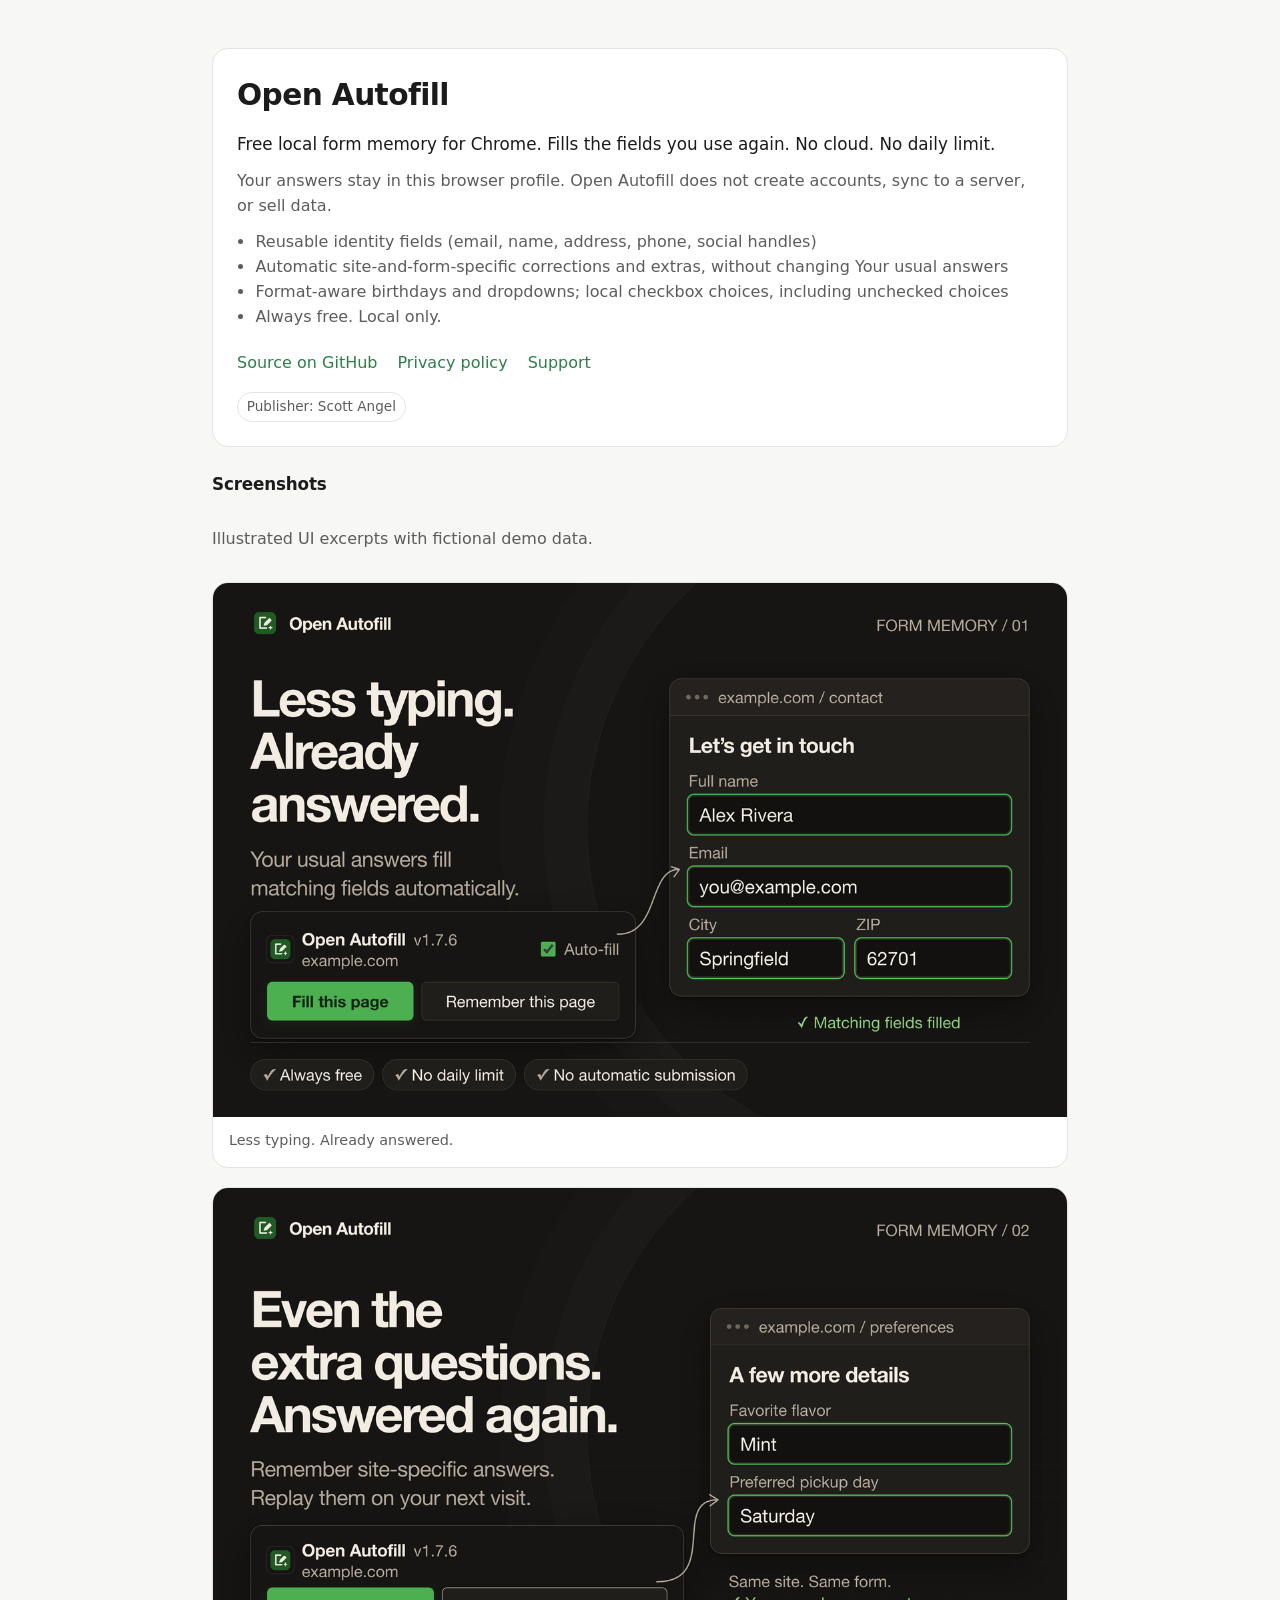
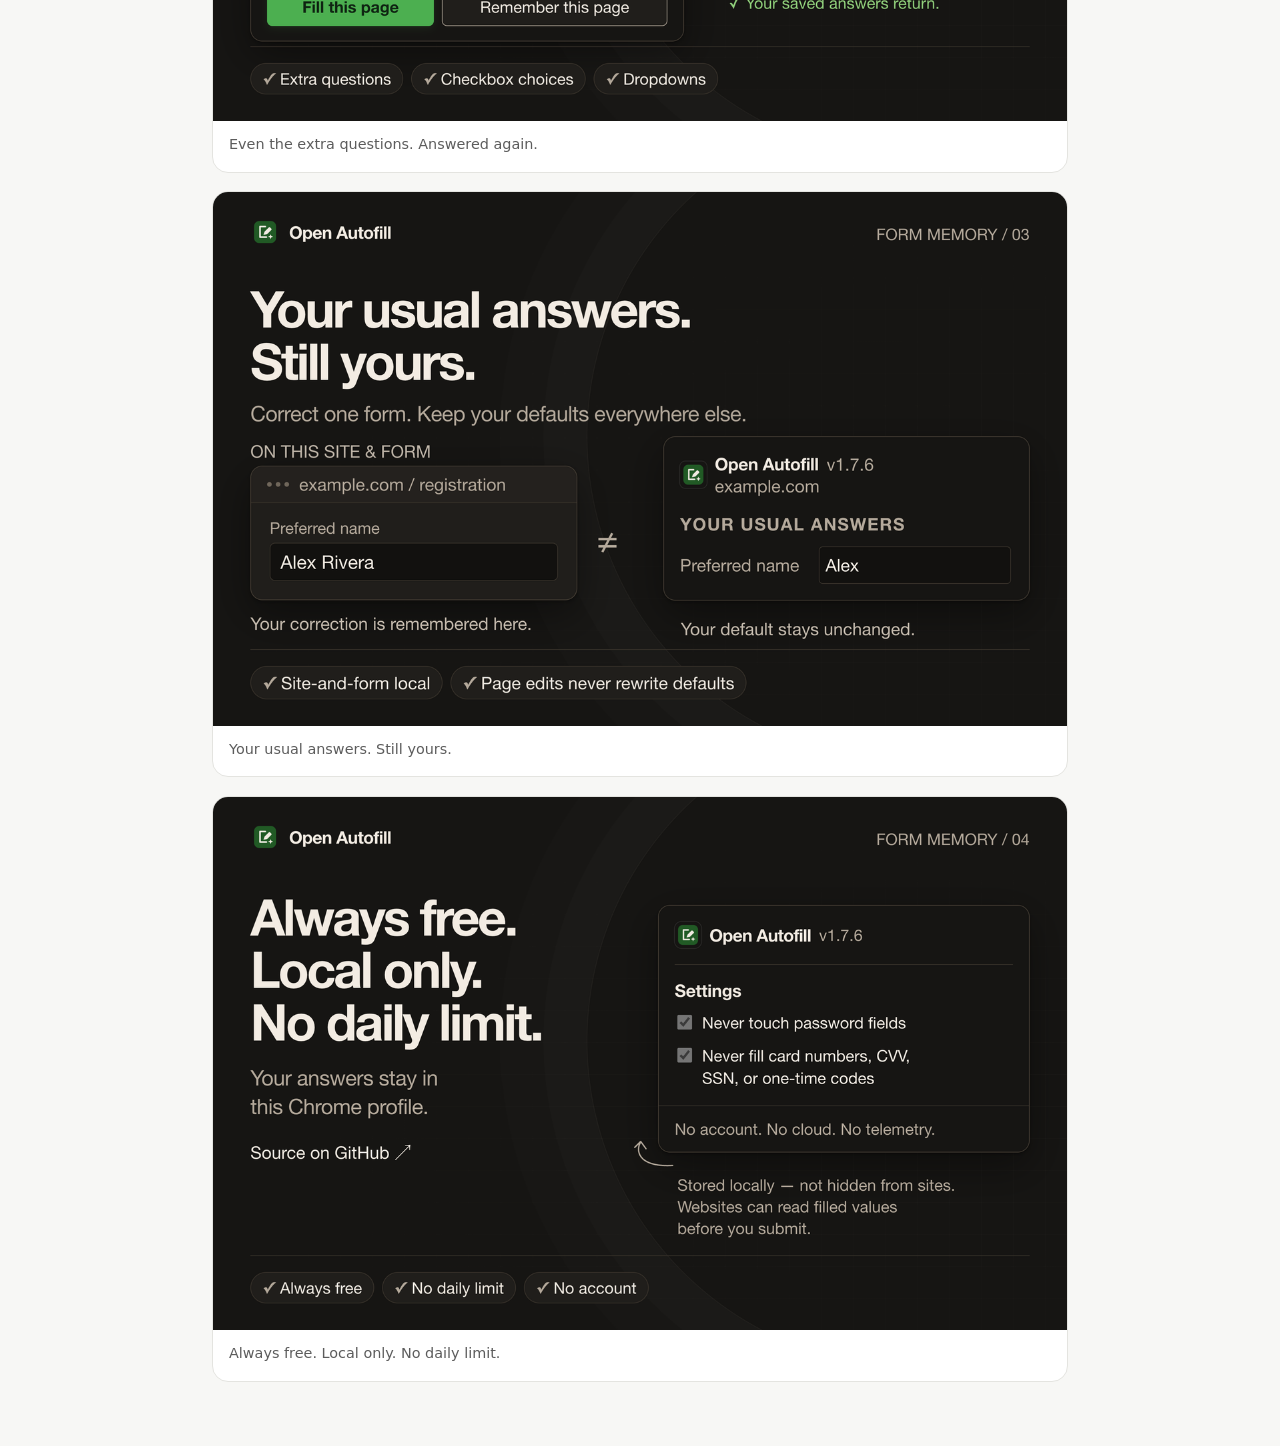
<file: docs/index.html>
<!DOCTYPE html>
<html lang="en">
  <head>
    <meta charset="utf-8" />
    <meta name="viewport" content="width=device-width, initial-scale=1" />
    <title>Open Autofill</title>
    <meta
      name="description"
      content="Free local form memory for Chrome. Fills the fields you use again. No cloud. No daily limit."
    />
    <style>
      :root {
        color-scheme: light dark;
        --fg: #1b1b1b;
        --muted: #5c5c5c;
        --bg: #f7f7f5;
        --card: #ffffff;
        --accent: #2f7d4a;
        --border: #e4e4e0;
      }
      @media (prefers-color-scheme: dark) {
        :root {
          --fg: #f3f3f0;
          --muted: #b0b0a8;
          --bg: #121412;
          --card: #1a1d1a;
          --accent: #6dce8a;
          --border: #2a2e2a;
        }
      }
      * { box-sizing: border-box; }
      body {
        margin: 0;
        font: 16px/1.55 system-ui, -apple-system, Segoe UI, sans-serif;
        color: var(--fg);
        background: var(--bg);
      }
      main {
        max-width: 56rem;
        margin: 0 auto;
        padding: 3rem 1.25rem 4rem;
      }
      .card {
        background: var(--card);
        border: 1px solid var(--border);
        border-radius: 16px;
        padding: 1.5rem;
      }
      h1 {
        margin: 0 0 0.4rem;
        font-size: 1.85rem;
        letter-spacing: -0.02em;
      }
      p { margin: 0.75rem 0; color: var(--muted); }
      .lead { color: var(--fg); font-size: 1.05rem; }
      ul {
        margin: 0.75rem 0 0;
        padding-left: 1.15rem;
        color: var(--muted);
      }
      a {
        color: var(--accent);
        text-decoration: none;
      }
      a:hover { text-decoration: underline; }
      .links {
        display: flex;
        flex-wrap: wrap;
        gap: 0.85rem 1.25rem;
        margin-top: 1.35rem;
      }
      .pill {
        display: inline-block;
        margin-top: 1rem;
        padding: 0.2rem 0.55rem;
        border-radius: 999px;
        border: 1px solid var(--border);
        color: var(--muted);
        font-size: 0.85rem;
      }
      .gallery {
        margin-top: 1.5rem;
        display: grid;
        gap: 1.15rem;
      }
      .gallery h2 {
        margin: 0;
        font-size: 1.05rem;
        letter-spacing: -0.01em;
      }
      figure {
        margin: 0;
        background: var(--card);
        border: 1px solid var(--border);
        border-radius: 16px;
        overflow: hidden;
      }
      figure img {
        display: block;
        width: 100%;
        height: auto;
      }
      figcaption {
        padding: 0.75rem 1rem 1rem;
        color: var(--muted);
        font-size: 0.9rem;
      }
    </style>
  </head>
  <body>
    <main>
      <div class="card">
        <h1>Open Autofill</h1>
        <p class="lead">
          Free local form memory for Chrome. Fills the fields you use again. No cloud. No daily limit.
        </p>
        <p>
          Your answers stay in this browser profile. Open Autofill does not create accounts, sync to a server,
          or sell data.
        </p>
        <ul>
          <li>Reusable identity fields (email, name, address, phone, social handles)</li>
          <li>Automatic site-and-form-specific corrections and extras, without changing Your usual answers</li>
          <li>Format-aware birthdays and dropdowns; local checkbox choices, including unchecked choices</li>
          <li>Always free. Local only.</li>
        </ul>
        <div class="links">
          <a href="https://github.com/jcarcinogen/Open-Autofill">Source on GitHub</a>
          <a href="privacy.html">Privacy policy</a>
          <a href="https://github.com/jcarcinogen/Open-Autofill/issues">Support</a>
        </div>
        <div class="pill">Publisher: Scott Angel</div>
      </div>
      <section class="gallery" aria-label="Product screenshots">
        <h2>Screenshots</h2>
        <p>Illustrated UI excerpts with fictional demo data.</p>
        <figure>
          <img src="screenshots/01-already-answered-1280x800.png" alt="Less typing. Already answered." width="1280" height="800" />
          <figcaption>Less typing. Already answered.</figcaption>
        </figure>
        <figure>
          <img src="screenshots/02-extra-questions-1280x800.png" alt="Even the extra questions. Answered again." width="1280" height="800" />
          <figcaption>Even the extra questions. Answered again.</figcaption>
        </figure>
        <figure>
          <img src="screenshots/03-defaults-stay-yours-1280x800.png" alt="Your usual answers. Still yours." width="1280" height="800" />
          <figcaption>Your usual answers. Still yours.</figcaption>
        </figure>
        <figure>
          <img src="screenshots/04-free-and-local-1280x800.png" alt="Always free. Local only. No daily limit." width="1280" height="800" />
          <figcaption>Always free. Local only. No daily limit.</figcaption>
        </figure>
      </section>
    </main>
  </body>
</html>
</file>
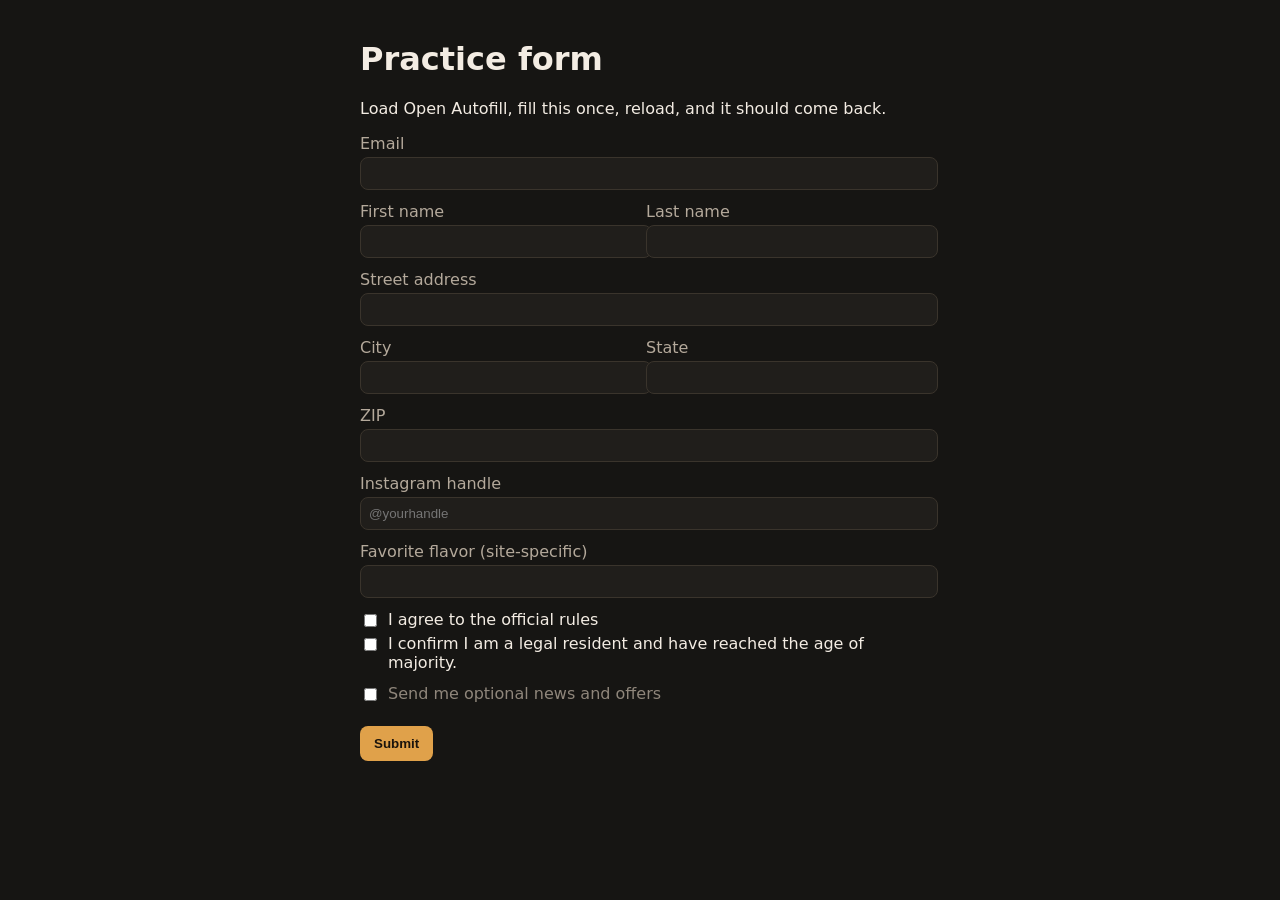
<file: demo/form.html>
<!DOCTYPE html>
<html lang="en">
  <head>
    <meta charset="utf-8" />
    <title>Open Autofill practice form</title>
    <style>
      :root { font-family: system-ui, sans-serif; background: #161513; color: #f3ece3; }
      body { max-width: 560px; margin: 40px auto; }
      label { display: block; margin: 12px 0 4px; color: #b4a99b; }
      input, select { width: 100%; padding: 8px; border-radius: 8px; border: 1px solid #3a342c; background: #201e1b; color: inherit; }
      .choice { display: flex; gap: 8px; align-items: flex-start; color: #f3ece3; }
      .choice input { width: auto; margin-top: 4px; }
      .optional { color: #8f867b; }
      .row { display: grid; grid-template-columns: 1fr 1fr; gap: 12px; }
      button { margin-top: 18px; padding: 10px 14px; border: 0; border-radius: 8px; background: #e0a14a; color: #1b140c; font-weight: 700; }
    </style>
  </head>
  <body>
    <h1>Practice form</h1>
    <p>Load Open Autofill, fill this once, reload, and it should come back.</p>
    <form>
      <label for="email">Email</label>
      <input id="email" name="email" type="email" autocomplete="email" />

      <div class="row">
        <div>
          <label for="first_name">First name</label>
          <input id="first_name" name="first_name" autocomplete="given-name" />
        </div>
        <div>
          <label for="last_name">Last name</label>
          <input id="last_name" name="last_name" autocomplete="family-name" />
        </div>
      </div>

      <label for="street">Street address</label>
      <input id="street" name="street_address" autocomplete="address-line1" />

      <div class="row">
        <div>
          <label for="city">City</label>
          <input id="city" name="city" autocomplete="address-level2" />
        </div>
        <div>
          <label for="state">State</label>
          <input id="state" name="state" autocomplete="address-level1" />
        </div>
      </div>

      <label for="zip">ZIP</label>
      <input id="zip" name="zip" autocomplete="postal-code" />

      <label for="ig">Instagram handle</label>
      <input id="ig" name="instagram_handle" placeholder="@yourhandle" />

      <label for="favorite">Favorite flavor (site-specific)</label>
      <input id="favorite" name="favorite_flavor" />

      <label class="choice"><input type="checkbox" name="rules" required /> <span>I agree to the official rules</span></label>
      <div class="choice">
        <input id="eligibility" type="checkbox" name="eligibility" required aria-describedby="eligibility-copy" />
        <span id="eligibility-copy">I confirm I am a legal resident and have reached the age of majority.</span>
      </div>
      <label class="choice optional"><input type="checkbox" name="newsletter" /> Send me optional news and offers</label>
      <button type="submit">Submit</button>
    </form>
    <script>
      document.querySelector("form").addEventListener("submit", (e) => {
        e.preventDefault();
        alert("Pretend submit — Open Autofill should have saved the fields.");
      });
    </script>
  </body>
</html>
</file>
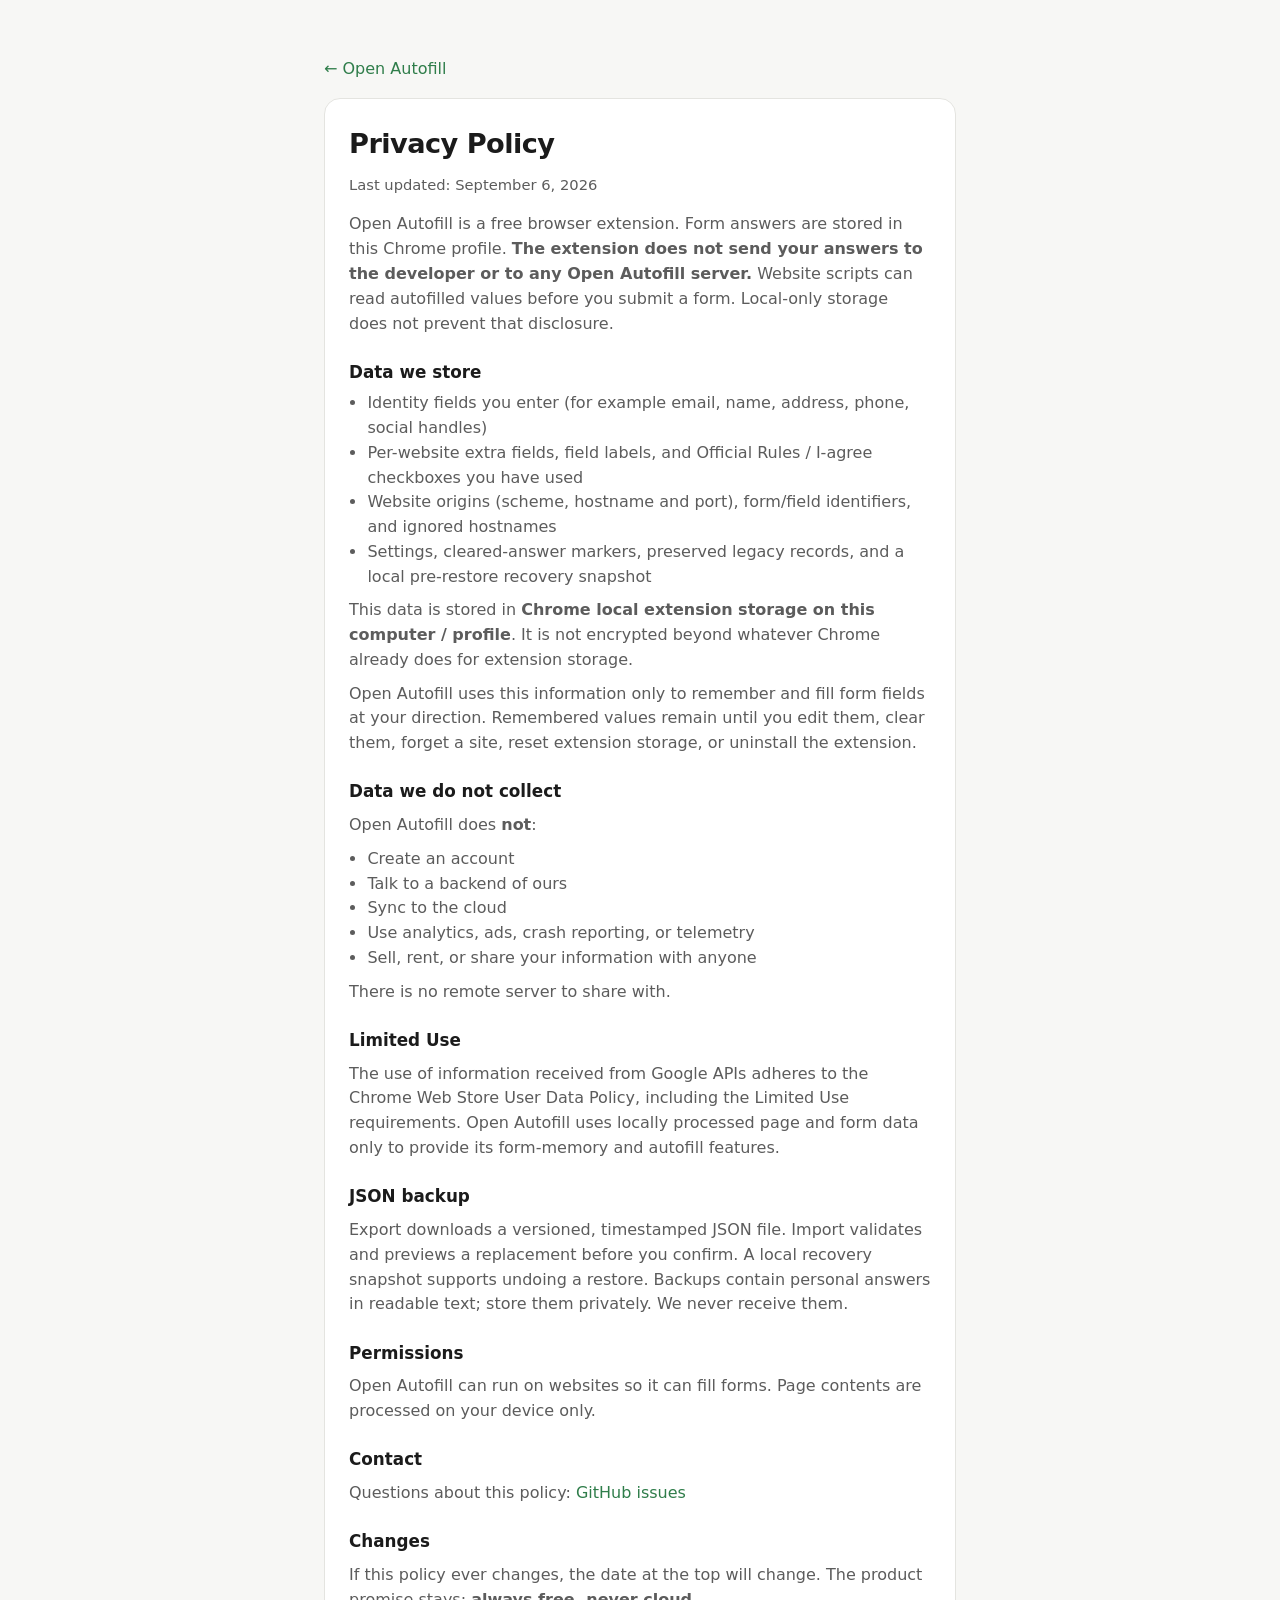
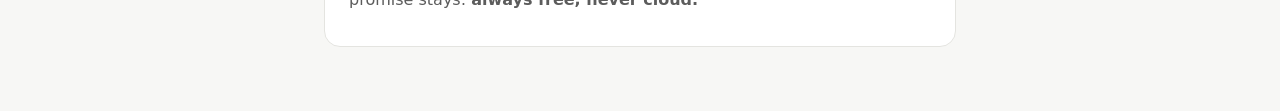
<file: docs/privacy.html>
<!DOCTYPE html>
<html lang="en">
  <head>
    <meta charset="utf-8" />
    <meta name="viewport" content="width=device-width, initial-scale=1" />
    <title>Open Autofill — Privacy Policy</title>
    <meta
      name="description"
      content="Privacy policy for Open Autofill. Free, local, offline form memory for Chrome."
    />
    <style>
      :root {
        color-scheme: light dark;
        --fg: #1b1b1b;
        --muted: #5c5c5c;
        --bg: #f7f7f5;
        --card: #ffffff;
        --accent: #2f7d4a;
        --border: #e4e4e0;
      }
      @media (prefers-color-scheme: dark) {
        :root {
          --fg: #f3f3f0;
          --muted: #b0b0a8;
          --bg: #121412;
          --card: #1a1d1a;
          --accent: #6dce8a;
          --border: #2a2e2a;
        }
      }
      * { box-sizing: border-box; }
      body {
        margin: 0;
        font: 16px/1.55 system-ui, -apple-system, Segoe UI, sans-serif;
        color: var(--fg);
        background: var(--bg);
      }
      main {
        max-width: 42rem;
        margin: 0 auto;
        padding: 3rem 1.25rem 4rem;
      }
      .card {
        background: var(--card);
        border: 1px solid var(--border);
        border-radius: 16px;
        padding: 1.5rem;
      }
      h1 {
        margin: 0 0 0.35rem;
        font-size: 1.7rem;
        letter-spacing: -0.02em;
      }
      h2 {
        margin: 1.4rem 0 0.4rem;
        font-size: 1.05rem;
      }
      p, li { color: var(--muted); }
      p { margin: 0.55rem 0; }
      ul {
        margin: 0.4rem 0 0;
        padding-left: 1.15rem;
      }
      .meta {
        color: var(--muted);
        font-size: 0.92rem;
        margin-bottom: 1rem;
      }
      a { color: var(--accent); text-decoration: none; }
      a:hover { text-decoration: underline; }
      .nav { margin-bottom: 1rem; }
    </style>
  </head>
  <body>
    <main>
      <p class="nav"><a href="index.html">← Open Autofill</a></p>
      <article class="card">
        <h1>Privacy Policy</h1>
        <p class="meta">Last updated: September 6, 2026</p>
        <p>
          Open Autofill is a free browser extension. Form answers are stored in this Chrome profile.
          <strong>The extension does not send your answers to the developer or to any Open Autofill server.</strong>
          Website scripts can read autofilled values before you submit a form. Local-only storage does not prevent that disclosure.
        </p>

        <h2>Data we store</h2>
        <ul>
          <li>Identity fields you enter (for example email, name, address, phone, social handles)</li>
          <li>Per-website extra fields, field labels, and Official Rules / I-agree checkboxes you have used</li>
          <li>Website origins (scheme, hostname and port), form/field identifiers, and ignored hostnames</li>
          <li>Settings, cleared-answer markers, preserved legacy records, and a local pre-restore recovery snapshot</li>
        </ul>
        <p>
          This data is stored in <strong>Chrome local extension storage on this computer / profile</strong>.
          It is not encrypted beyond whatever Chrome already does for extension storage.
        </p>
        <p>
          Open Autofill uses this information only to remember and fill form fields at your direction.
          Remembered values remain until you edit them, clear them, forget a site, reset extension storage,
          or uninstall the extension.
        </p>

        <h2>Data we do not collect</h2>
        <p>Open Autofill does <strong>not</strong>:</p>
        <ul>
          <li>Create an account</li>
          <li>Talk to a backend of ours</li>
          <li>Sync to the cloud</li>
          <li>Use analytics, ads, crash reporting, or telemetry</li>
          <li>Sell, rent, or share your information with anyone</li>
        </ul>
        <p>There is no remote server to share with.</p>

        <h2>Limited Use</h2>
        <p>
          The use of information received from Google APIs adheres to the Chrome Web Store User Data Policy,
          including the Limited Use requirements. Open Autofill uses locally processed page and form data only
          to provide its form-memory and autofill features.
        </p>

        <h2>JSON backup</h2>
        <p>
          Export downloads a versioned, timestamped JSON file. Import validates and previews a replacement before you confirm. A local recovery snapshot supports undoing a restore. Backups contain personal answers in readable text; store them privately. We never receive them.
        </p>

        <h2>Permissions</h2>
        <p>
          Open Autofill can run on websites so it can fill forms. Page contents are processed on your device only.
        </p>

        <h2>Contact</h2>
        <p>
          Questions about this policy:
          <a href="https://github.com/jcarcinogen/Open-Autofill/issues">GitHub issues</a>
        </p>

        <h2>Changes</h2>
        <p>
          If this policy ever changes, the date at the top will change. The product promise stays:
          <strong>always free, never cloud.</strong>
        </p>
      </article>
    </main>
  </body>
</html>
</file>
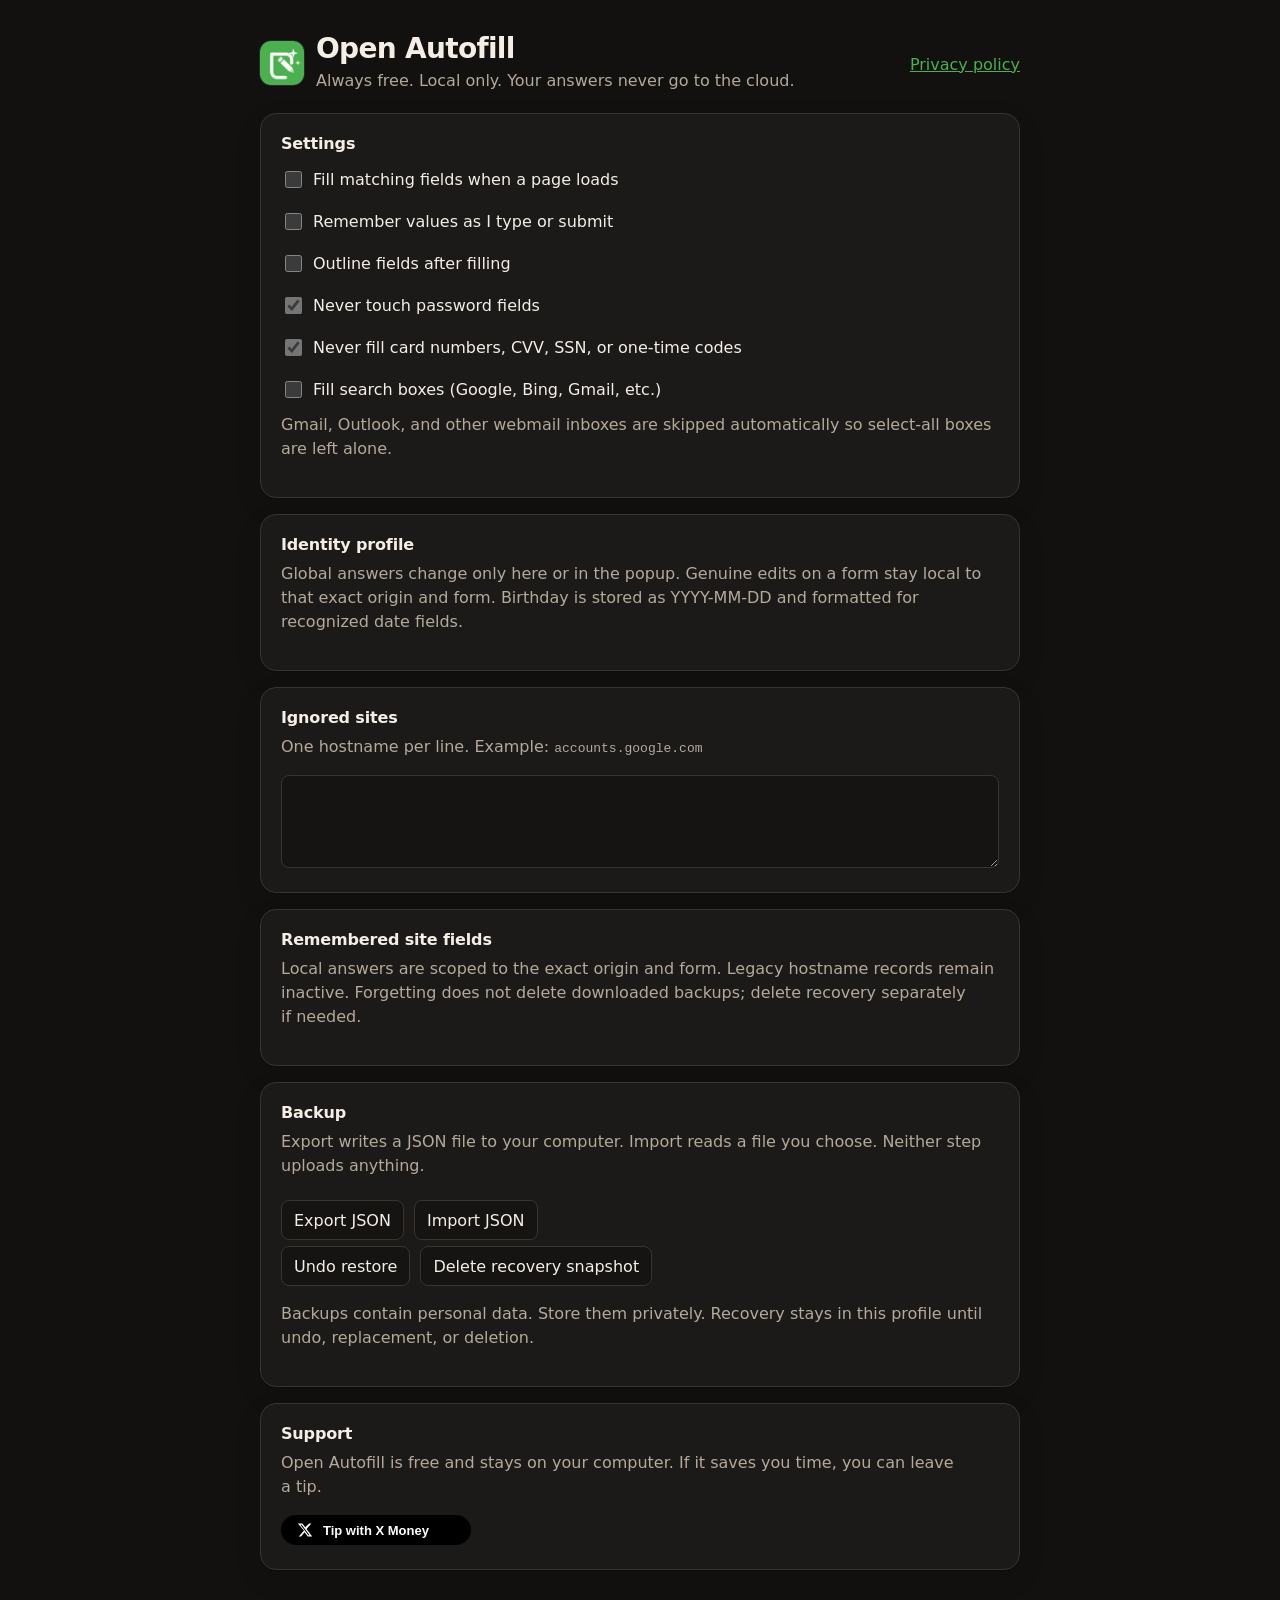
<file: src/options.html>
<!DOCTYPE html>
<html lang="en">
  <head>
    <meta charset="utf-8" />
    <meta name="viewport" content="width=device-width, initial-scale=1" />
    <title>Open Autofill options</title>
    <link rel="stylesheet" href="options.css" />
  </head>
  <body>
    <main>
      <header class="app-header">
        <div class="app-heading">
          <img src="../icons/icon48.png" width="44" height="44" alt="" />
          <div>
            <div class="title-row">
              <h1>Open Autofill</h1>
              <span id="version" class="version"></span>
            </div>
            <p>Always free. Local only. Your answers never go to the cloud.</p>
          </div>
        </div>
        <p class="muted"><a href="privacy.html">Privacy policy</a></p>
      </header>

      <section>
        <h2>Settings</h2>
        <label><input type="checkbox" id="autoFill" /> Fill matching fields when a page loads</label>
        <label><input type="checkbox" id="autoLearn" /> Remember values as I type or submit</label>
        <label><input type="checkbox" id="highlightFilled" /> Outline fields after filling</label>
        <label><input type="checkbox" id="skipPasswords" checked disabled /> Never touch password fields</label>
        <label><input type="checkbox" id="skipPaymentAndSsn" checked disabled /> Never fill card numbers, CVV, SSN, or one-time codes</label>
        <label><input type="checkbox" id="fillSearchFields" /> Fill search boxes (Google, Bing, Gmail, etc.)</label>
        <p class="muted">Gmail, Outlook, and other webmail inboxes are skipped automatically so select-all boxes are left alone.</p>
      </section>

      <section>
        <h2>Identity profile</h2>
        <p class="muted">Global answers change only here or in the popup. Genuine edits on a form stay local to that exact origin and form. Birthday is stored as YYYY-MM-DD and formatted for recognized date fields.</p>
        <div id="identity" class="grid"></div>
      </section>

      <section>
        <h2>Ignored sites</h2>
        <p class="muted">One hostname per line. Example: <code>accounts.google.com</code></p>
        <textarea id="excluded" rows="5" spellcheck="false"></textarea>
      </section>

      <section>
        <h2>Remembered site fields</h2>
        <p class="muted">Local answers are scoped to the exact origin and form. Legacy hostname records remain inactive. Forgetting does not delete downloaded backups; delete recovery separately if needed.</p>
        <div id="sites"></div>
      </section>

      <section>
        <h2>Backup</h2>
        <p class="muted">
          Export writes a JSON file to your computer. Import reads a file you choose. Neither step uploads anything.
        </p>
        <div class="row">
          <button id="export">Export JSON</button>
          <label class="file">
            Import JSON
            <input type="file" id="import" accept="application/json" />
          </label>
        </div>
        <div id="restorePreview" hidden>
          <p id="previewCounts"></p>
          <button id="confirmRestore" class="danger">Confirm replacement</button>
          <button id="cancelRestore">Cancel</button>
        </div>
        <div class="row"><button id="undoRestore" disabled>Undo restore</button><button id="discardRecovery" disabled>Delete recovery snapshot</button></div>
        <p class="muted">Backups contain personal data. Store them privately. Recovery stays in this profile until undo, replacement, or deletion.</p>
        <p id="backupStatus" class="muted" role="status" aria-live="polite" hidden></p>
      </section>

      <section>
        <h2>Support</h2>
        <p class="muted">Open Autofill is free and stays on your computer. If it saves you time, you can leave a tip.</p>
        <a class="tip-badge" href="https://x.com/scottito22" target="_blank" rel="noopener noreferrer">
          <img src="tip-with-x-money.svg" alt="Tip with X Money" width="190" height="30" />
        </a>
      </section>
    </main>
    <script src="shared.js"></script>
    <script src="options.js"></script>
  </body>
</html>
</file>
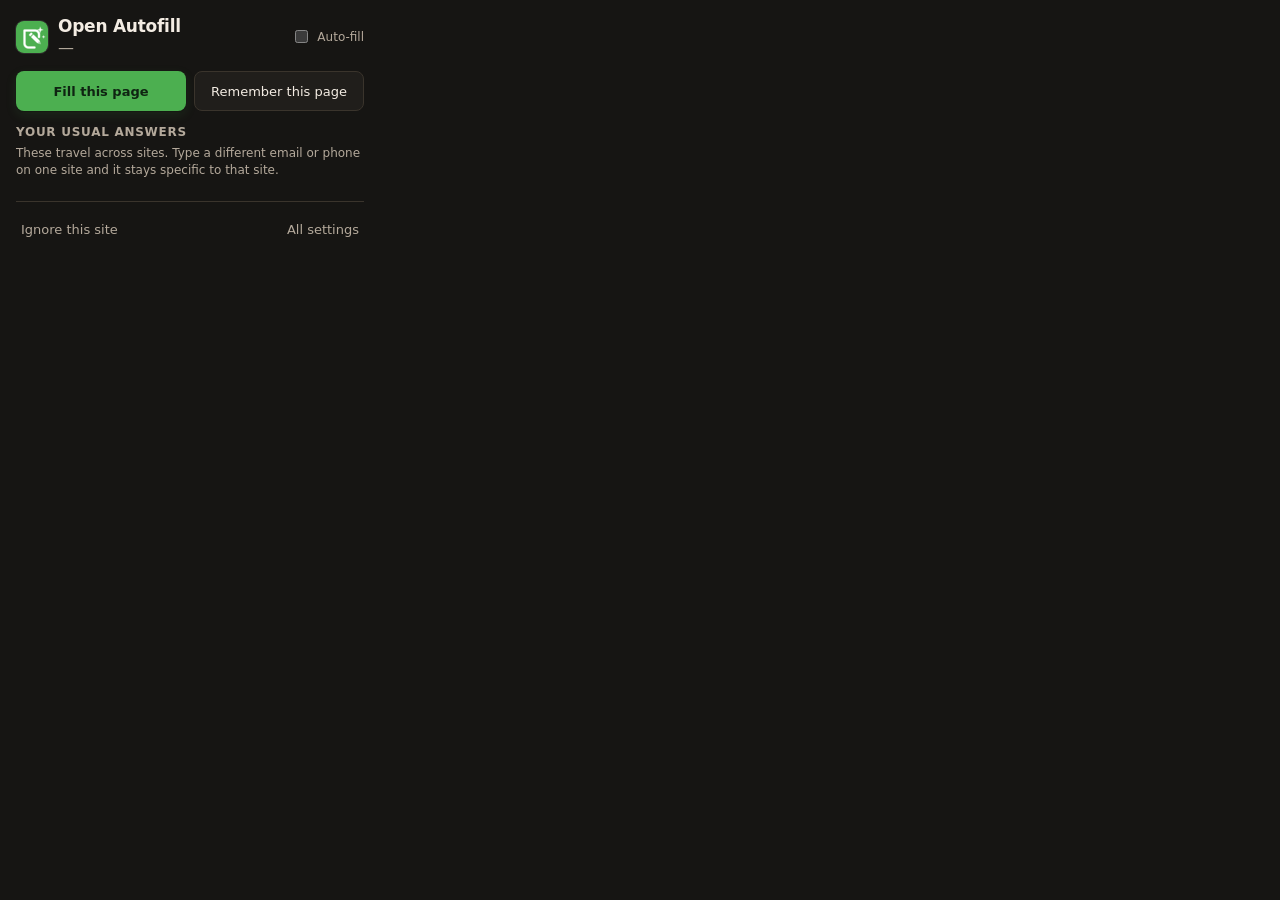
<file: src/popup.html>
<!DOCTYPE html>
<html lang="en">
  <head>
    <meta charset="utf-8" />
    <meta name="viewport" content="width=device-width, initial-scale=1" />
    <title>Open Autofill</title>
    <link rel="stylesheet" href="popup.css" />
  </head>
  <body>
    <header class="topbar">
      <div class="app-heading">
        <img src="../icons/icon32.png" width="32" height="32" alt="" />
        <div>
          <div class="title-row">
            <h1>Open Autofill</h1>
            <span id="version" class="version"></span>
          </div>
        <p id="host" class="muted">—</p>
        </div>
      </div>
      <label class="switch">
        <input type="checkbox" id="autoFill" />
        <span>Auto-fill</span>
      </label>
    </header>

    <section class="actions">
      <button id="fill" class="primary">Fill this page</button>
      <button id="remember">Remember this page</button>
    </section>
    <p id="status" class="status" role="status" aria-live="polite" hidden></p>
    <section id="consent" class="consent" hidden>
      <p class="small">
        Open Autofill stores form answers in this Chrome profile only. It does not upload them.
        Enable form memory to fill and remember fields.
      </p>
      <button id="enableMemory" class="primary">Enable form memory</button>
    </section>

    <section>
      <h2>Your usual answers</h2>
      <p class="muted small">
        These travel across sites. Type a different email or phone on one site and it stays specific to that site.
      </p>
      <div id="identity" class="grid"></div>
    </section>

    <footer>
      <button id="exclude" class="ghost">Ignore this site</button>
      <button id="options" class="ghost">All settings</button>
    </footer>

    <script src="shared.js"></script>
    <script src="popup.js"></script>
  </body>
</html>
</file>
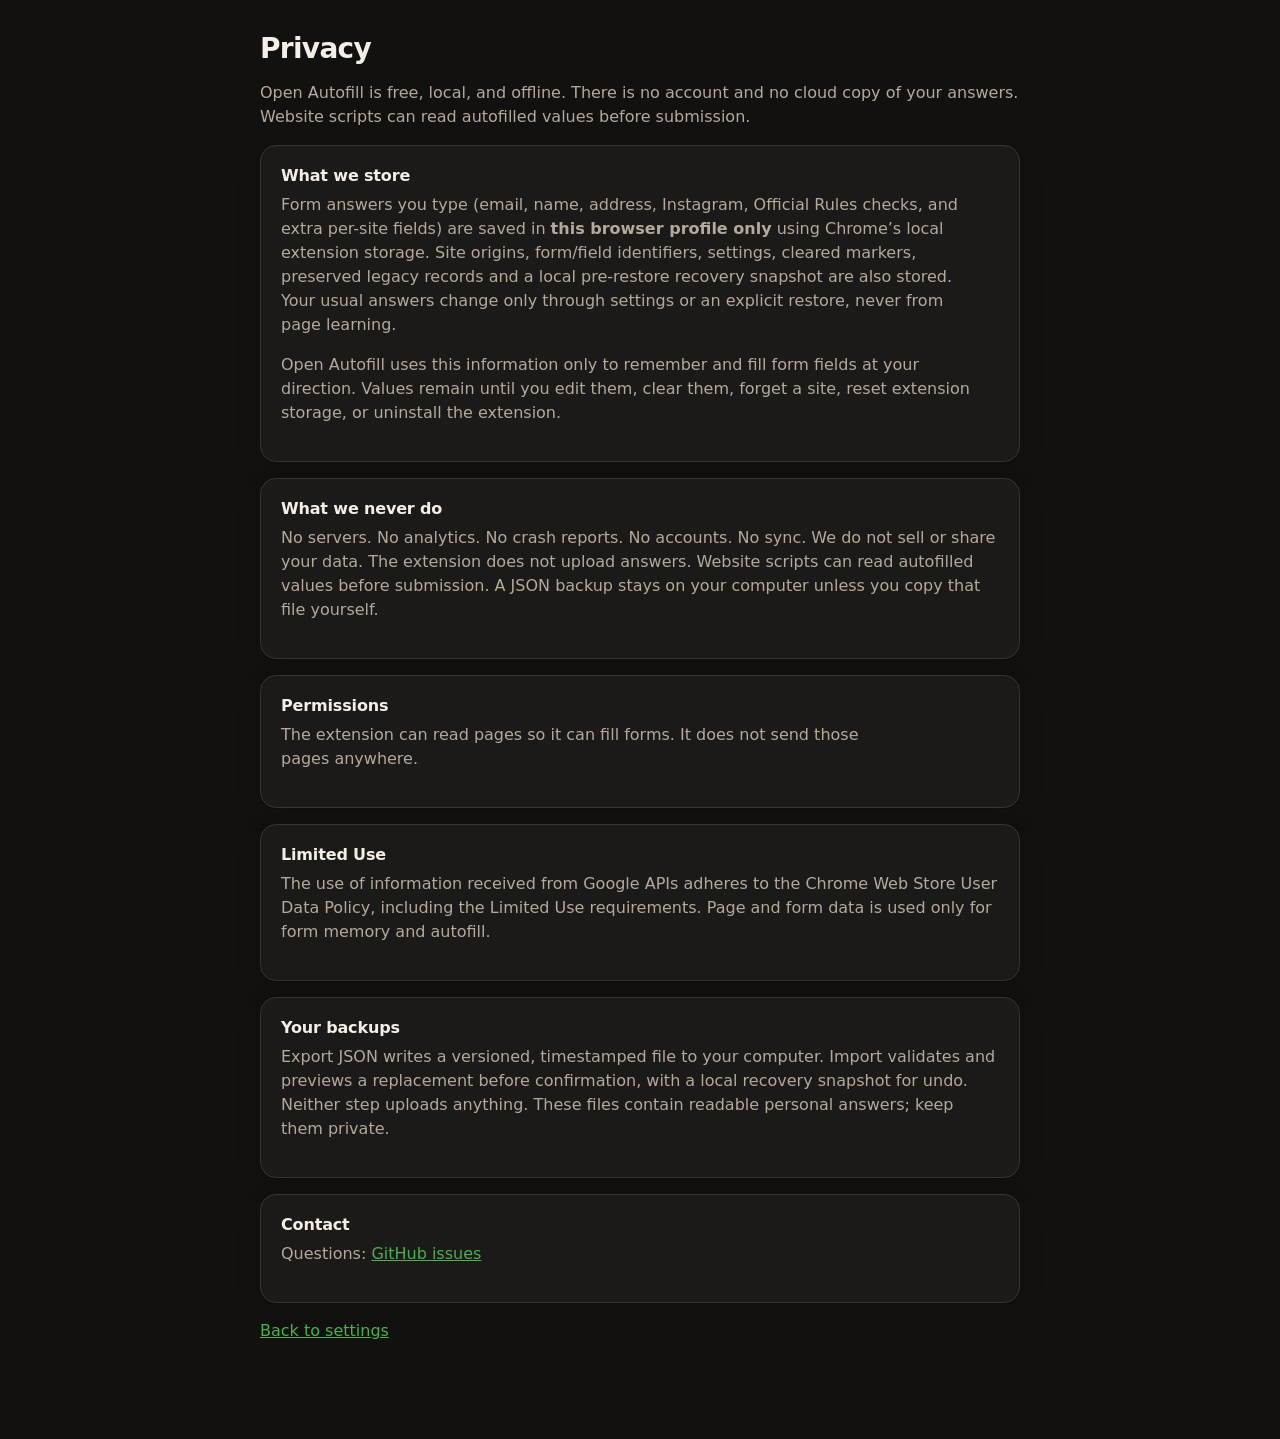
<file: src/privacy.html>
<!DOCTYPE html>
<html lang="en">
  <head>
    <meta charset="utf-8" />
    <meta name="viewport" content="width=device-width, initial-scale=1" />
    <title>Open Autofill privacy</title>
    <link rel="stylesheet" href="options.css" />
  </head>
  <body>
    <main>
      <header>
        <h1>Privacy</h1>
        <p>Open Autofill is free, local, and offline. There is no account and no cloud copy of your answers. Website scripts can read autofilled values before submission.</p>
      </header>
      <section>
        <h2>What we store</h2>
        <p class="muted">
          Form answers you type (email, name, address, Instagram, Official Rules checks, and extra per-site fields)
          are saved in <strong>this browser profile only</strong> using Chrome’s local extension storage. Site origins, form/field identifiers, settings, cleared markers, preserved legacy records and a local pre-restore recovery snapshot are also stored. Your usual answers change only through settings or an explicit restore, never from page learning.
        </p>
        <p class="muted">
          Open Autofill uses this information only to remember and fill form fields at your direction. Values remain
          until you edit them, clear them, forget a site, reset extension storage, or uninstall the extension.
        </p>
      </section>
      <section>
        <h2>What we never do</h2>
        <p class="muted">
          No servers. No analytics. No crash reports. No accounts. No sync. We do not sell or share your data.
          The extension does not upload answers. Website scripts can read autofilled values before submission.
          A JSON backup stays on your computer unless you copy that file yourself.
        </p>
      </section>
      <section>
        <h2>Permissions</h2>
        <p class="muted">
          The extension can read pages so it can fill forms. It does not send those pages anywhere.
        </p>
      </section>
      <section>
        <h2>Limited Use</h2>
        <p class="muted">
          The use of information received from Google APIs adheres to the Chrome Web Store User Data Policy,
          including the Limited Use requirements. Page and form data is used only for form memory and autofill.
        </p>
      </section>
      <section>
        <h2>Your backups</h2>
        <p class="muted">
          Export JSON writes a versioned, timestamped file to your computer. Import validates and previews a replacement before confirmation, with a local recovery snapshot for undo. Neither step uploads anything. These files contain readable personal answers; keep them private.
        </p>
      </section>
      <section>
        <h2>Contact</h2>
        <p class="muted">Questions: <a href="https://github.com/jcarcinogen/Open-Autofill/issues">GitHub issues</a></p>
      </section>
      <p><a href="options.html">Back to settings</a></p>
    </main>
  </body>
</html>
</file>
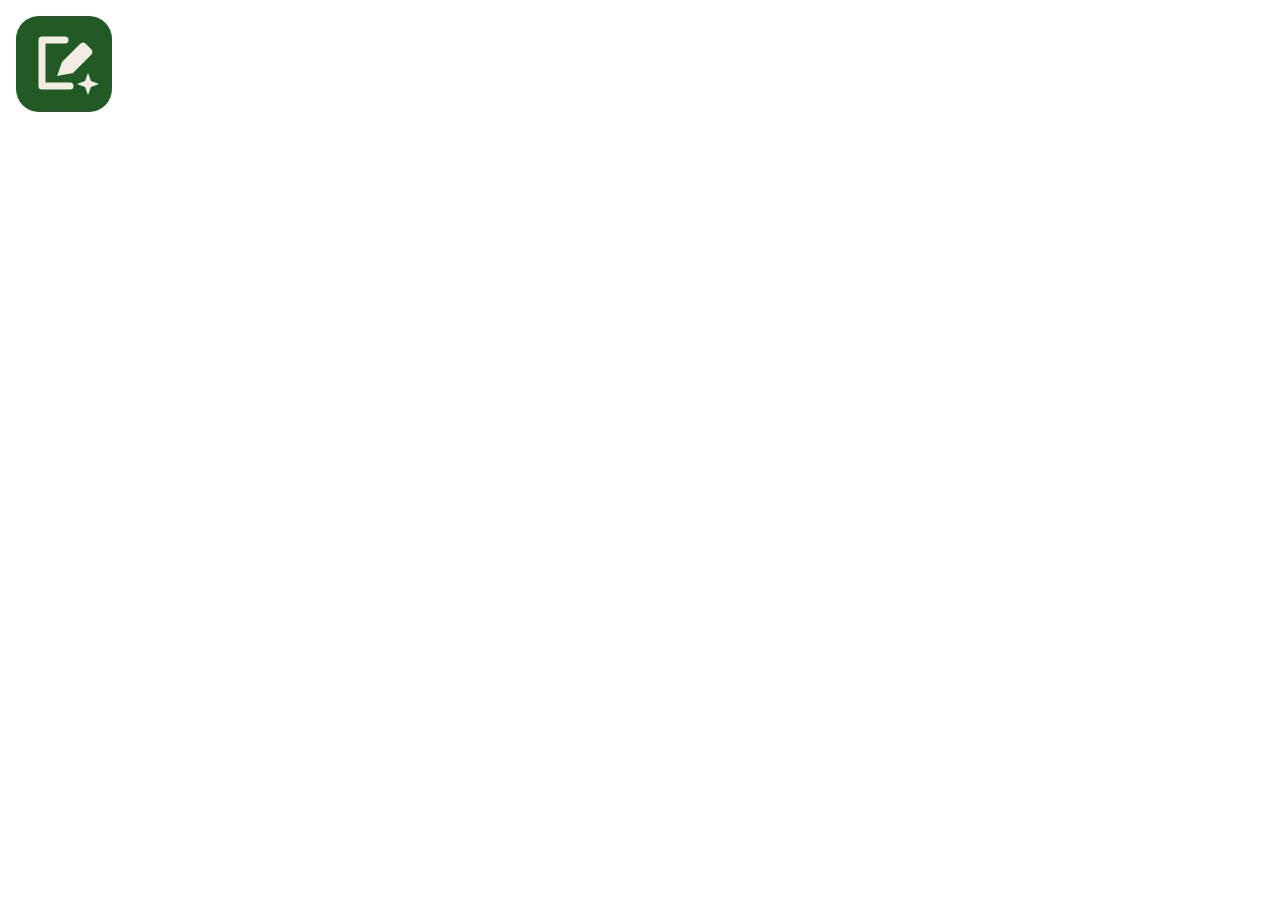
<file: store/assets/icon-proposal/render.html>
<!doctype html><html><head><meta charset="utf-8"><title>Open Autofill icon proposal render</title><style>html,body{margin:0;width:128px;height:128px;background:transparent;overflow:hidden}img{display:block;width:128px;height:128px}</style></head><body><img src="icon.svg" alt=""></body></html>
</file>
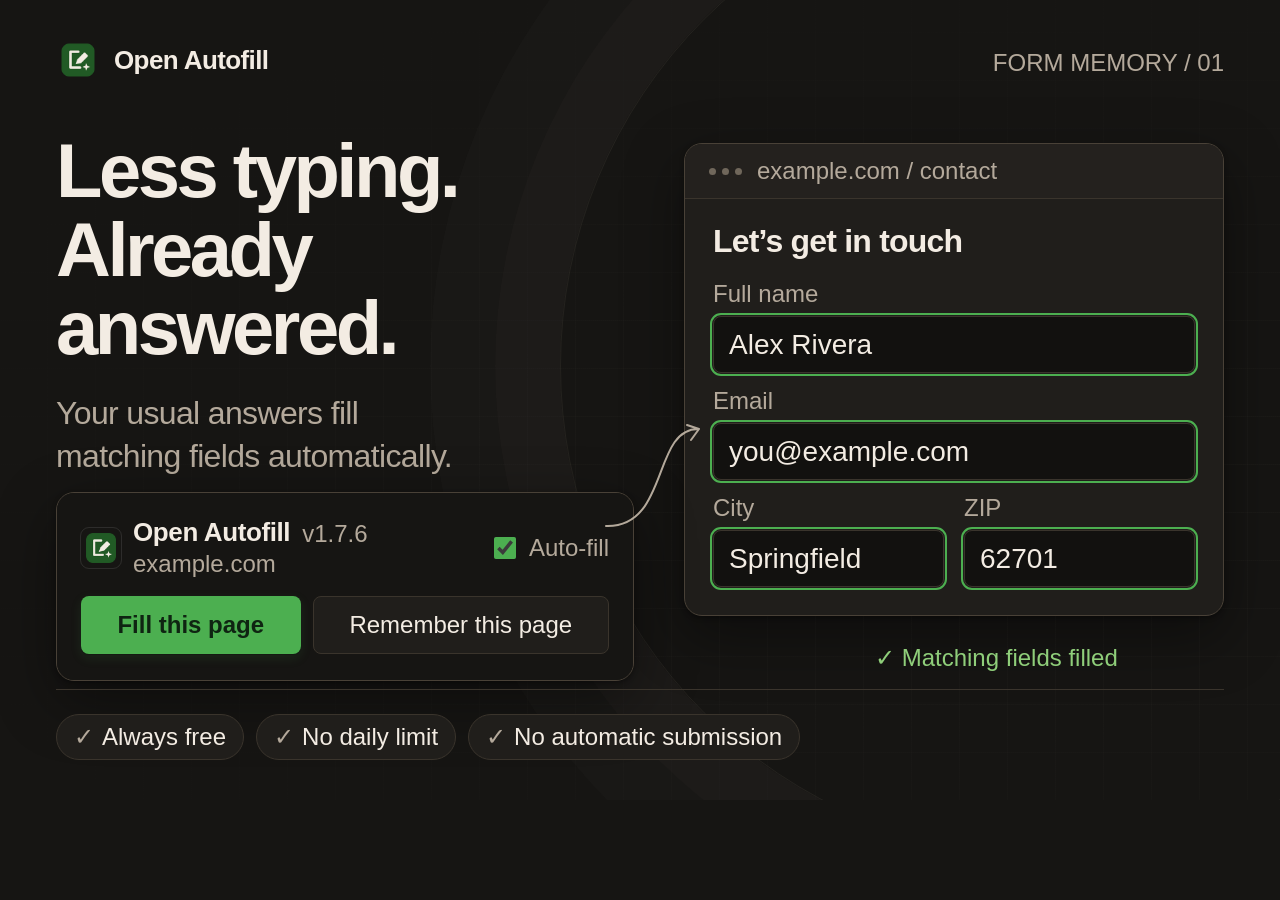
<file: store/screenshots/v2/01-already-answered.html>
<!doctype html><html lang="en"><head><meta charset="utf-8"><meta name="viewport" content="width=1280"><title>Open Autofill — screenshot 1</title><style>/* Frozen real product stylesheet; presentation overrides follow. */
:root {
  color-scheme: dark;
  --bg: #161513;
  --card: #201e1b;
  --field: #12110f;
  --ink: #f3ece3;
  --muted: #b4a99b;
  --line: #3a342c;
  --accent: #4caf50;
  --accent-ink: #0f2412;
  --ok: #8fce7a;
  --danger: #e08a7a;
  font-family: "SF Pro Text", "Segoe UI", system-ui, sans-serif;
  -webkit-font-smoothing: antialiased;
}

* { box-sizing: border-box; }

body {
  margin: 0;
  width: 380px;
  background: var(--bg);
  color: var(--ink);
  padding: 16px;
}

.topbar {
  display: flex;
  justify-content: space-between;
  align-items: center;
  gap: 12px;
  margin-bottom: 14px;
}

.app-heading,
.title-row {
  display: flex;
  align-items: center;
}

.app-heading { gap: 10px; min-width: 0; }

.app-heading img {
  border-radius: 8px;
  outline: 1px solid oklch(1 0 0 / 0.1);
}

.title-row { gap: 7px; }

.version {
  color: var(--muted);
  font-size: 10px;
  font-variant-numeric: tabular-nums;
}

h1 {
  font-size: 17px;
  margin: 0 0 2px;
  letter-spacing: -0.015em;
  text-wrap: balance;
}

h2 {
  font-size: 12px;
  text-transform: uppercase;
  letter-spacing: 0.06em;
  color: var(--muted);
  margin: 14px 0 6px;
}

.muted { color: var(--muted); margin: 0; }
.small { font-size: 12px; line-height: 1.45; text-wrap: pretty; }

.consent {
  margin: 0 0 12px;
  padding: 12px;
  border: 1px solid var(--line);
  border-radius: 10px;
  background: var(--card);
}

.consent .primary { width: 100%; margin-top: 10px; }

.switch {
  display: flex;
  align-items: center;
  gap: 6px;
  min-height: 40px;
  font-size: 12px;
  color: var(--muted);
  white-space: nowrap;
}

.switch input { accent-color: var(--accent); }

.actions {
  display: grid;
  grid-template-columns: 1fr 1fr;
  gap: 8px;
  margin-bottom: 2px;
}

button {
  border: 1px solid var(--line);
  background: var(--card);
  color: var(--ink);
  border-radius: 8px;
  min-height: 40px;
  padding: 9px 11px;
  font: inherit;
  font-size: 13px;
  cursor: pointer;
  transition-property: background-color, border-color, color, filter, transform;
  transition-duration: 120ms;
  transition-timing-function: cubic-bezier(0.2, 0, 0, 1);
}

button.primary {
  background: var(--accent);
  color: var(--accent-ink);
  border-color: transparent;
  font-weight: 650;
  box-shadow: 0 1px 1px rgb(0 0 0 / 0.24), 0 4px 12px rgb(76 175 80 / 0.12);
}

button.ghost {
  background: transparent;
  border-color: transparent;
  color: var(--muted);
  min-height: 40px;
  padding: 7px 4px;
}

button:hover { filter: brightness(1.08); }
button:active { transform: scale(0.96); }

button:focus-visible,
input:focus-visible {
  outline: 2px solid color-mix(in srgb, var(--accent) 75%, white);
  outline-offset: 2px;
}

.status {
  margin: 10px 0 0;
  padding: 8px 10px;
  border-radius: 8px;
  background: color-mix(in srgb, var(--ok) 9%, transparent);
  font-size: 12px;
  color: var(--ok);
}

.status.err {
  color: var(--danger);
  background: color-mix(in srgb, var(--danger) 9%, transparent);
}

.grid {
  display: grid;
  gap: 8px;
  max-height: 280px;
  overflow: auto;
  margin-top: 9px;
  padding-right: 3px;
}

.field {
  display: grid;
  grid-template-columns: 92px 1fr;
  gap: 8px;
  align-items: center;
}

.field label {
  font-size: 11px;
  color: var(--muted);
}

input[type="text"],
input[type="email"],
input[type="tel"],
input[type="url"] {
  width: 100%;
  border: 1px solid var(--line);
  background: var(--field);
  color: var(--ink);
  border-radius: 6px;
  min-height: 34px;
  padding: 7px 9px;
  font: inherit;
  font-size: 12px;
  transition-property: border-color, background-color, box-shadow;
  transition-duration: 120ms;
}

input:hover { border-color: color-mix(in srgb, var(--line) 65%, var(--muted)); }

input:focus {
  border-color: var(--accent);
  box-shadow: 0 0 0 3px rgb(76 175 80 / 0.1);
}

footer {
  display: flex;
  justify-content: space-between;
  margin-top: 12px;
  border-top: 1px solid var(--line);
  padding-top: 8px;
}

@media (prefers-reduced-motion: reduce) {
  button { transition: none; }
}


html,body{width:1280px;height:800px;margin:0;padding:0;overflow:hidden}
body{color:#f3ece3;background:#161513;font-family:"SF Pro Display","Helvetica Neue",Arial,sans-serif;-webkit-font-smoothing:antialiased}
*{box-sizing:border-box}
.canvas{position:relative;width:1280px;height:800px;overflow:hidden;background:radial-gradient(ellipse at 78% 60%,#29261f00 0%,#161513 78%),repeating-linear-gradient(0deg,transparent 0 47px,#b4a99b09 47px 48px),repeating-linear-gradient(90deg,transparent 0 47px,#b4a99b09 47px 48px),#161513}
.canvas:before{content:"";position:absolute;width:980px;height:980px;left:560px;top:-125px;border:1px solid #b4a99b16;border-radius:50%;box-shadow:0 0 0 65px #b4a99b05,0 0 0 130px #b4a99b04;pointer-events:none}
.brandline{position:absolute;left:56px;top:38px;display:flex;align-items:center;gap:14px;font-size:26px;font-weight:650;letter-spacing:-.6px}
.brandline img{width:44px;height:44px;border-radius:10px}
.edition{position:absolute;right:56px;top:49px;font-size:24px;color:#b4a99b}
h1.headline{font-size:76px;font-weight:730;letter-spacing:-3.5px;line-height:1.035;margin:0;text-wrap:initial;text-transform:none;color:#f3ece3}
.subhead{font-size:32px;line-height:1.35;letter-spacing:-.65px;color:#b4a99b;margin:24px 0 0;text-wrap:initial}
.copy{position:absolute;left:56px;top:156px;width:545px}
.chips{position:absolute;bottom:40px;left:56px;right:56px;display:flex;gap:12px;border-top:1px solid #3a342c;padding-top:24px}
.chip{font-size:24px;color:#f3ece3;padding:8px 17px;border:1px solid #3a342c;border-radius:99px;background:#201e1b}
.chip b{font-weight:500;color:#b4a99b;margin-right:8px}
.card{position:absolute;background:#201e1b;border:1px solid #494137;border-radius:18px;box-shadow:0 20px 60px #0006,0 2px 5px #0005;overflow:hidden}
.browserbar{height:55px;border-bottom:1px solid #3a342c;display:flex;align-items:center;gap:15px;padding:0 24px;color:#b4a99b;font-size:24px;background:#24211e}
.dots{display:flex;gap:6px}.dots i{width:7px;height:7px;background:#70675b;border-radius:50%}
.formbody{padding:24px 28px 28px}
.formtitle{font-size:32px;letter-spacing:-.8px;font-weight:650;margin:0 0 20px;color:#f3ece3}
.demo label{display:block;font-size:24px;color:#b4a99b;margin:14px 0 8px}
.demo input{font-size:28px!important;height:57px;border-radius:8px;padding:10px 15px!important;background:#12110f!important;color:#f3ece3;border:1px solid #3a342c;width:100%;font-family:inherit}
.demo .filled{outline:2px solid #4caf50;outline-offset:1px}
.pair{display:grid;grid-template-columns:1fr 1fr;gap:20px}
.note{position:absolute;font-size:24px;line-height:1.35;color:#b4a99b}
.note.success{color:#8fce7a}
.arrow{position:absolute;overflow:visible;pointer-events:none}
.arrow path{stroke:#b4a99b;stroke-width:2;fill:none;stroke-linecap:round;stroke-linejoin:round}
.kicker{font-size:24px;color:#b4a99b;margin-bottom:13px}
.popup-inner{padding:24px;background:#161513}
.popup-inner .topbar{gap:16px;margin-bottom:18px}
.popup-inner .app-heading{gap:12px}
.popup-inner .app-heading img{width:40px;height:40px}
.popup-inner h1{font-size:26px;white-space:nowrap}
.popup-inner .version{font-size:24px}
.popup-inner .title-row{gap:12px}
.popup-inner .muted,.popup-inner .switch{font-size:24px}
.popup-inner .switch{gap:10px}
.popup-inner input[type=checkbox]{width:22px;height:22px;accent-color:#4caf50}
.popup-inner button{font-size:24px;min-height:58px;padding:10px 13px;white-space:nowrap}
.popup-inner .actions{gap:12px;grid-template-columns:1fr 1.35fr}
.popup-inner h2{font-size:24px;margin-top:25px}
.popup-inner .grid{max-height:none;gap:12px;margin-top:18px}
.popup-inner .field{grid-template-columns:180px 1fr;gap:14px}
.popup-inner .field label{font-size:24px}
.popup-inner .field input{font-size:26px;min-height:56px}
.popup-inner .small{font-size:24px;line-height:1.38;margin-top:9px}
.labelpill{display:inline-block;font-size:24px;color:#b4a99b;padding:8px 15px;border:1px solid #3a342c;border-radius:99px;background:#161513}

</style></head><body><main class="canvas"><div class="brandline"><img src="[data-uri]" alt="">Open Autofill</div><div class="edition">FORM MEMORY / 01</div><div class="copy" style="top:132px"><h1 class="headline">Less typing.<br>Already<br>answered.</h1><p class="subhead">Your usual answers fill<br>matching fields automatically.</p></div><div class="card demo" style="left:684px;top:143px;width:540px"><div class="browserbar"><span class="dots"><i></i><i></i><i></i></span>example.com / contact</div><div class="formbody"><p class="formtitle">Let’s get in touch</p><label>Full name</label><input readonly type="text" class="filled" value="Alex Rivera"><label>Email</label><input readonly type="text" class="filled" value="you@example.com"><div class="pair"><div><label>City</label><input readonly type="text" class="filled" value="Springfield"></div><div><label>ZIP</label><input readonly type="text" class="filled" value="62701"></div></div></div></div><div class="card" style="left:56px;top:492px;width:578px"><div class="popup-inner"><header class="topbar"><div class="app-heading"><img src="[data-uri]" width="40" height="40" alt=""><div><div class="title-row"><h1>Open Autofill</h1><span class="version">v1.7.6</span></div><p class="muted">example.com</p></div></div><label class="switch"><input type="checkbox" checked><span>Auto-fill</span></label></header><section class="actions"><button class="primary">Fill this page</button><button id="remember">Remember this page</button></section></div></div><div class="note success" style="left:875px;top:642px">✓ Matching fields filled</div><svg class="arrow" style="left:606px;top:425px" width="99" height="115" viewBox="0 0 99 115"><path d="M 0 101 C 63 103 46 4 92 4 M 81 0 L 93 4 L 85 15"/></svg><div class="chips"><span class="chip"><b>✓</b>Always free</span><span class="chip"><b>✓</b>No daily limit</span><span class="chip"><b>✓</b>No automatic submission</span></div></main></body></html>
</file>
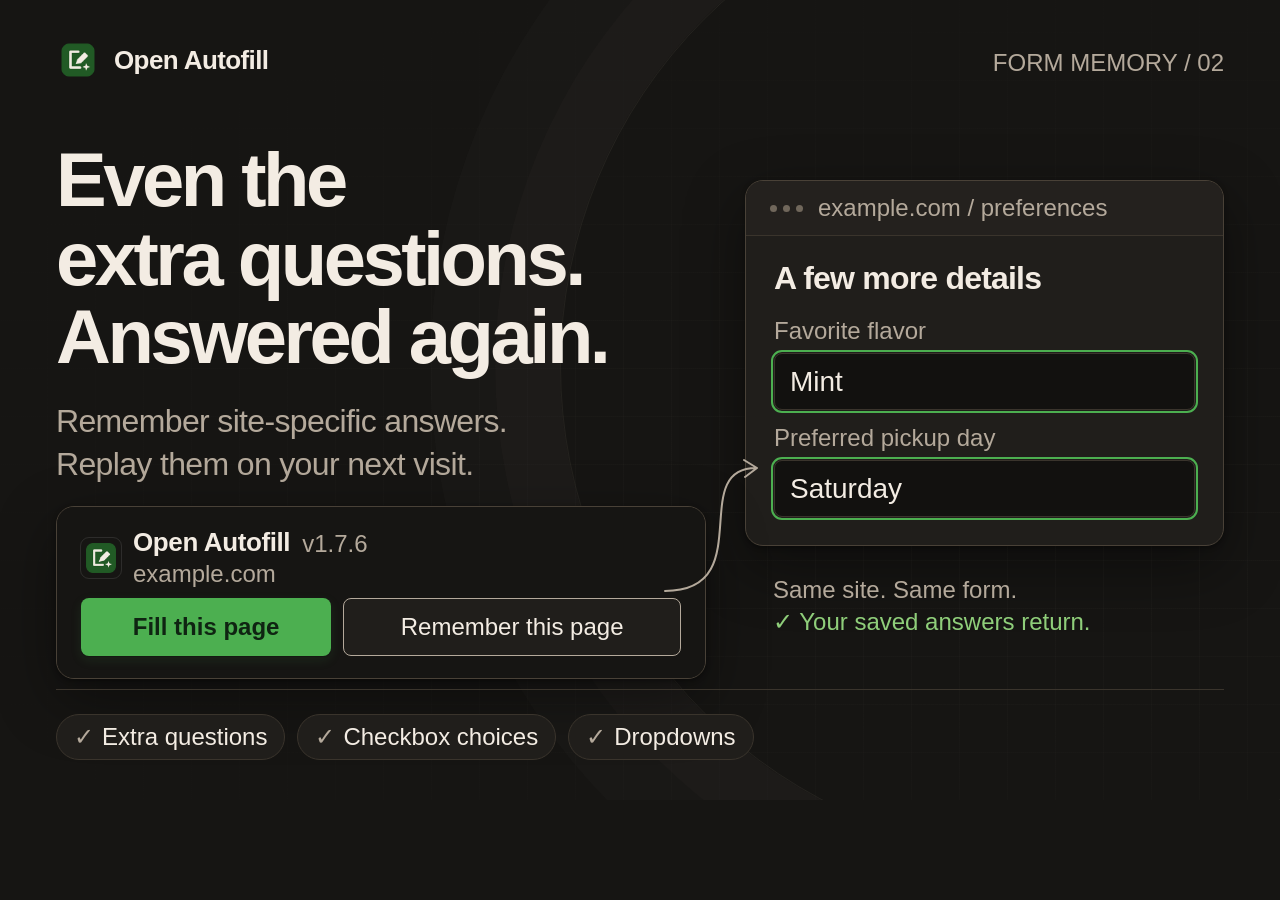
<file: store/screenshots/v2/02-extra-questions.html>
<!doctype html><html lang="en"><head><meta charset="utf-8"><meta name="viewport" content="width=1280"><title>Open Autofill — screenshot 2</title><style>/* Frozen real product stylesheet; presentation overrides follow. */
:root {
  color-scheme: dark;
  --bg: #161513;
  --card: #201e1b;
  --field: #12110f;
  --ink: #f3ece3;
  --muted: #b4a99b;
  --line: #3a342c;
  --accent: #4caf50;
  --accent-ink: #0f2412;
  --ok: #8fce7a;
  --danger: #e08a7a;
  font-family: "SF Pro Text", "Segoe UI", system-ui, sans-serif;
  -webkit-font-smoothing: antialiased;
}

* { box-sizing: border-box; }

body {
  margin: 0;
  width: 380px;
  background: var(--bg);
  color: var(--ink);
  padding: 16px;
}

.topbar {
  display: flex;
  justify-content: space-between;
  align-items: center;
  gap: 12px;
  margin-bottom: 14px;
}

.app-heading,
.title-row {
  display: flex;
  align-items: center;
}

.app-heading { gap: 10px; min-width: 0; }

.app-heading img {
  border-radius: 8px;
  outline: 1px solid oklch(1 0 0 / 0.1);
}

.title-row { gap: 7px; }

.version {
  color: var(--muted);
  font-size: 10px;
  font-variant-numeric: tabular-nums;
}

h1 {
  font-size: 17px;
  margin: 0 0 2px;
  letter-spacing: -0.015em;
  text-wrap: balance;
}

h2 {
  font-size: 12px;
  text-transform: uppercase;
  letter-spacing: 0.06em;
  color: var(--muted);
  margin: 14px 0 6px;
}

.muted { color: var(--muted); margin: 0; }
.small { font-size: 12px; line-height: 1.45; text-wrap: pretty; }

.consent {
  margin: 0 0 12px;
  padding: 12px;
  border: 1px solid var(--line);
  border-radius: 10px;
  background: var(--card);
}

.consent .primary { width: 100%; margin-top: 10px; }

.switch {
  display: flex;
  align-items: center;
  gap: 6px;
  min-height: 40px;
  font-size: 12px;
  color: var(--muted);
  white-space: nowrap;
}

.switch input { accent-color: var(--accent); }

.actions {
  display: grid;
  grid-template-columns: 1fr 1fr;
  gap: 8px;
  margin-bottom: 2px;
}

button {
  border: 1px solid var(--line);
  background: var(--card);
  color: var(--ink);
  border-radius: 8px;
  min-height: 40px;
  padding: 9px 11px;
  font: inherit;
  font-size: 13px;
  cursor: pointer;
  transition-property: background-color, border-color, color, filter, transform;
  transition-duration: 120ms;
  transition-timing-function: cubic-bezier(0.2, 0, 0, 1);
}

button.primary {
  background: var(--accent);
  color: var(--accent-ink);
  border-color: transparent;
  font-weight: 650;
  box-shadow: 0 1px 1px rgb(0 0 0 / 0.24), 0 4px 12px rgb(76 175 80 / 0.12);
}

button.ghost {
  background: transparent;
  border-color: transparent;
  color: var(--muted);
  min-height: 40px;
  padding: 7px 4px;
}

button:hover { filter: brightness(1.08); }
button:active { transform: scale(0.96); }

button:focus-visible,
input:focus-visible {
  outline: 2px solid color-mix(in srgb, var(--accent) 75%, white);
  outline-offset: 2px;
}

.status {
  margin: 10px 0 0;
  padding: 8px 10px;
  border-radius: 8px;
  background: color-mix(in srgb, var(--ok) 9%, transparent);
  font-size: 12px;
  color: var(--ok);
}

.status.err {
  color: var(--danger);
  background: color-mix(in srgb, var(--danger) 9%, transparent);
}

.grid {
  display: grid;
  gap: 8px;
  max-height: 280px;
  overflow: auto;
  margin-top: 9px;
  padding-right: 3px;
}

.field {
  display: grid;
  grid-template-columns: 92px 1fr;
  gap: 8px;
  align-items: center;
}

.field label {
  font-size: 11px;
  color: var(--muted);
}

input[type="text"],
input[type="email"],
input[type="tel"],
input[type="url"] {
  width: 100%;
  border: 1px solid var(--line);
  background: var(--field);
  color: var(--ink);
  border-radius: 6px;
  min-height: 34px;
  padding: 7px 9px;
  font: inherit;
  font-size: 12px;
  transition-property: border-color, background-color, box-shadow;
  transition-duration: 120ms;
}

input:hover { border-color: color-mix(in srgb, var(--line) 65%, var(--muted)); }

input:focus {
  border-color: var(--accent);
  box-shadow: 0 0 0 3px rgb(76 175 80 / 0.1);
}

footer {
  display: flex;
  justify-content: space-between;
  margin-top: 12px;
  border-top: 1px solid var(--line);
  padding-top: 8px;
}

@media (prefers-reduced-motion: reduce) {
  button { transition: none; }
}


html,body{width:1280px;height:800px;margin:0;padding:0;overflow:hidden}
body{color:#f3ece3;background:#161513;font-family:"SF Pro Display","Helvetica Neue",Arial,sans-serif;-webkit-font-smoothing:antialiased}
*{box-sizing:border-box}
.canvas{position:relative;width:1280px;height:800px;overflow:hidden;background:radial-gradient(ellipse at 78% 60%,#29261f00 0%,#161513 78%),repeating-linear-gradient(0deg,transparent 0 47px,#b4a99b09 47px 48px),repeating-linear-gradient(90deg,transparent 0 47px,#b4a99b09 47px 48px),#161513}
.canvas:before{content:"";position:absolute;width:980px;height:980px;left:560px;top:-125px;border:1px solid #b4a99b16;border-radius:50%;box-shadow:0 0 0 65px #b4a99b05,0 0 0 130px #b4a99b04;pointer-events:none}
.brandline{position:absolute;left:56px;top:38px;display:flex;align-items:center;gap:14px;font-size:26px;font-weight:650;letter-spacing:-.6px}
.brandline img{width:44px;height:44px;border-radius:10px}
.edition{position:absolute;right:56px;top:49px;font-size:24px;color:#b4a99b}
h1.headline{font-size:76px;font-weight:730;letter-spacing:-3.5px;line-height:1.035;margin:0;text-wrap:initial;text-transform:none;color:#f3ece3}
.subhead{font-size:32px;line-height:1.35;letter-spacing:-.65px;color:#b4a99b;margin:24px 0 0;text-wrap:initial}
.copy{position:absolute;left:56px;top:156px;width:545px}
.chips{position:absolute;bottom:40px;left:56px;right:56px;display:flex;gap:12px;border-top:1px solid #3a342c;padding-top:24px}
.chip{font-size:24px;color:#f3ece3;padding:8px 17px;border:1px solid #3a342c;border-radius:99px;background:#201e1b}
.chip b{font-weight:500;color:#b4a99b;margin-right:8px}
.card{position:absolute;background:#201e1b;border:1px solid #494137;border-radius:18px;box-shadow:0 20px 60px #0006,0 2px 5px #0005;overflow:hidden}
.browserbar{height:55px;border-bottom:1px solid #3a342c;display:flex;align-items:center;gap:15px;padding:0 24px;color:#b4a99b;font-size:24px;background:#24211e}
.dots{display:flex;gap:6px}.dots i{width:7px;height:7px;background:#70675b;border-radius:50%}
.formbody{padding:24px 28px 28px}
.formtitle{font-size:32px;letter-spacing:-.8px;font-weight:650;margin:0 0 20px;color:#f3ece3}
.demo label{display:block;font-size:24px;color:#b4a99b;margin:14px 0 8px}
.demo input{font-size:28px!important;height:57px;border-radius:8px;padding:10px 15px!important;background:#12110f!important;color:#f3ece3;border:1px solid #3a342c;width:100%;font-family:inherit}
.demo .filled{outline:2px solid #4caf50;outline-offset:1px}
.pair{display:grid;grid-template-columns:1fr 1fr;gap:20px}
.note{position:absolute;font-size:24px;line-height:1.35;color:#b4a99b}
.note.success{color:#8fce7a}
.arrow{position:absolute;overflow:visible;pointer-events:none}
.arrow path{stroke:#b4a99b;stroke-width:2;fill:none;stroke-linecap:round;stroke-linejoin:round}
.kicker{font-size:24px;color:#b4a99b;margin-bottom:13px}
.popup-inner{padding:24px;background:#161513}
.popup-inner .topbar{gap:16px;margin-bottom:18px}
.popup-inner .app-heading{gap:12px}
.popup-inner .app-heading img{width:40px;height:40px}
.popup-inner h1{font-size:26px;white-space:nowrap}
.popup-inner .version{font-size:24px}
.popup-inner .title-row{gap:12px}
.popup-inner .muted,.popup-inner .switch{font-size:24px}
.popup-inner .switch{gap:10px}
.popup-inner input[type=checkbox]{width:22px;height:22px;accent-color:#4caf50}
.popup-inner button{font-size:24px;min-height:58px;padding:10px 13px;white-space:nowrap}
.popup-inner .actions{gap:12px;grid-template-columns:1fr 1.35fr}
.popup-inner h2{font-size:24px;margin-top:25px}
.popup-inner .grid{max-height:none;gap:12px;margin-top:18px}
.popup-inner .field{grid-template-columns:180px 1fr;gap:14px}
.popup-inner .field label{font-size:24px}
.popup-inner .field input{font-size:26px;min-height:56px}
.popup-inner .small{font-size:24px;line-height:1.38;margin-top:9px}
.labelpill{display:inline-block;font-size:24px;color:#b4a99b;padding:8px 15px;border:1px solid #3a342c;border-radius:99px;background:#161513}

.copy .subhead{margin-top:23px}.popup-inner{padding:20px 24px}.popup-inner .topbar{margin-bottom:10px}.popup-inner .actions #remember{border-color:#b4a99b}</style></head><body><main class="canvas"><div class="brandline"><img src="[data-uri]" alt="">Open Autofill</div><div class="edition">FORM MEMORY / 02</div><div class="copy" style="width:610px;top:141px"><h1 class="headline">Even the<br>extra questions.<br>Answered again.</h1><p class="subhead">Remember site-specific answers.<br>Replay them on your next visit.</p></div><div class="card demo" style="left:745px;top:180px;width:479px"><div class="browserbar"><span class="dots"><i></i><i></i><i></i></span>example.com / preferences</div><div class="formbody"><p class="formtitle">A few more details</p><label>Favorite flavor</label><input readonly type="text" class="filled" value="Mint"><label>Preferred pickup day</label><input readonly type="text" class="filled" value="Saturday"></div></div><div class="card" style="left:56px;top:506px;width:650px"><div class="popup-inner"><header class="topbar"><div class="app-heading"><img src="[data-uri]" width="40" height="40" alt=""><div><div class="title-row"><h1>Open Autofill</h1><span class="version">v1.7.6</span></div><p class="muted">example.com</p></div></div></header><section class="actions"><button class="primary">Fill this page</button><button id="remember">Remember this page</button></section></div></div><div class="note" style="left:773px;top:574px">Same site. Same form.<br><span style="color:#8fce7a">✓ Your saved answers return.</span></div><svg class="arrow" style="left:665px;top:458px" width="97" height="137" viewBox="0 0 97 137"><path d="M 0 133 C 94 133 22 10 91 10 M 79 2 L 92 10 L 80 19"/></svg><div class="chips"><span class="chip"><b>✓</b>Extra questions</span><span class="chip"><b>✓</b>Checkbox choices</span><span class="chip"><b>✓</b>Dropdowns</span></div></main></body></html>
</file>
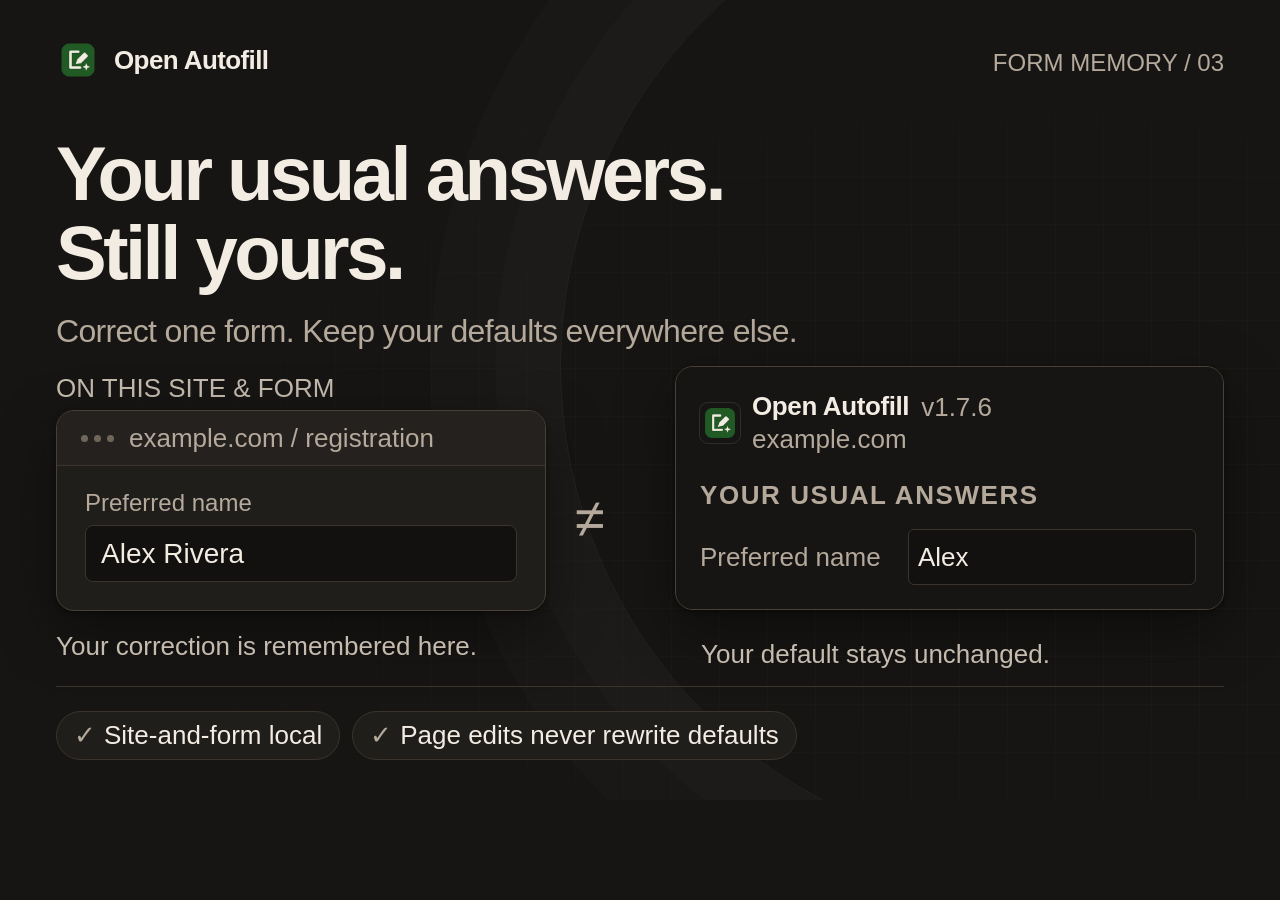
<file: store/screenshots/v2/03-defaults-stay-yours.html>
<!doctype html><html lang="en"><head><meta charset="utf-8"><meta name="viewport" content="width=1280"><title>Open Autofill — screenshot 3</title><style>/* Frozen real product stylesheet; presentation overrides follow. */
:root {
  color-scheme: dark;
  --bg: #161513;
  --card: #201e1b;
  --field: #12110f;
  --ink: #f3ece3;
  --muted: #b4a99b;
  --line: #3a342c;
  --accent: #4caf50;
  --accent-ink: #0f2412;
  --ok: #8fce7a;
  --danger: #e08a7a;
  font-family: "SF Pro Text", "Segoe UI", system-ui, sans-serif;
  -webkit-font-smoothing: antialiased;
}

* { box-sizing: border-box; }

body {
  margin: 0;
  width: 380px;
  background: var(--bg);
  color: var(--ink);
  padding: 16px;
}

.topbar {
  display: flex;
  justify-content: space-between;
  align-items: center;
  gap: 12px;
  margin-bottom: 14px;
}

.app-heading,
.title-row {
  display: flex;
  align-items: center;
}

.app-heading { gap: 10px; min-width: 0; }

.app-heading img {
  border-radius: 8px;
  outline: 1px solid oklch(1 0 0 / 0.1);
}

.title-row { gap: 7px; }

.version {
  color: var(--muted);
  font-size: 10px;
  font-variant-numeric: tabular-nums;
}

h1 {
  font-size: 17px;
  margin: 0 0 2px;
  letter-spacing: -0.015em;
  text-wrap: balance;
}

h2 {
  font-size: 12px;
  text-transform: uppercase;
  letter-spacing: 0.06em;
  color: var(--muted);
  margin: 14px 0 6px;
}

.muted { color: var(--muted); margin: 0; }
.small { font-size: 12px; line-height: 1.45; text-wrap: pretty; }

.consent {
  margin: 0 0 12px;
  padding: 12px;
  border: 1px solid var(--line);
  border-radius: 10px;
  background: var(--card);
}

.consent .primary { width: 100%; margin-top: 10px; }

.switch {
  display: flex;
  align-items: center;
  gap: 6px;
  min-height: 40px;
  font-size: 12px;
  color: var(--muted);
  white-space: nowrap;
}

.switch input { accent-color: var(--accent); }

.actions {
  display: grid;
  grid-template-columns: 1fr 1fr;
  gap: 8px;
  margin-bottom: 2px;
}

button {
  border: 1px solid var(--line);
  background: var(--card);
  color: var(--ink);
  border-radius: 8px;
  min-height: 40px;
  padding: 9px 11px;
  font: inherit;
  font-size: 13px;
  cursor: pointer;
  transition-property: background-color, border-color, color, filter, transform;
  transition-duration: 120ms;
  transition-timing-function: cubic-bezier(0.2, 0, 0, 1);
}

button.primary {
  background: var(--accent);
  color: var(--accent-ink);
  border-color: transparent;
  font-weight: 650;
  box-shadow: 0 1px 1px rgb(0 0 0 / 0.24), 0 4px 12px rgb(76 175 80 / 0.12);
}

button.ghost {
  background: transparent;
  border-color: transparent;
  color: var(--muted);
  min-height: 40px;
  padding: 7px 4px;
}

button:hover { filter: brightness(1.08); }
button:active { transform: scale(0.96); }

button:focus-visible,
input:focus-visible {
  outline: 2px solid color-mix(in srgb, var(--accent) 75%, white);
  outline-offset: 2px;
}

.status {
  margin: 10px 0 0;
  padding: 8px 10px;
  border-radius: 8px;
  background: color-mix(in srgb, var(--ok) 9%, transparent);
  font-size: 12px;
  color: var(--ok);
}

.status.err {
  color: var(--danger);
  background: color-mix(in srgb, var(--danger) 9%, transparent);
}

.grid {
  display: grid;
  gap: 8px;
  max-height: 280px;
  overflow: auto;
  margin-top: 9px;
  padding-right: 3px;
}

.field {
  display: grid;
  grid-template-columns: 92px 1fr;
  gap: 8px;
  align-items: center;
}

.field label {
  font-size: 11px;
  color: var(--muted);
}

input[type="text"],
input[type="email"],
input[type="tel"],
input[type="url"] {
  width: 100%;
  border: 1px solid var(--line);
  background: var(--field);
  color: var(--ink);
  border-radius: 6px;
  min-height: 34px;
  padding: 7px 9px;
  font: inherit;
  font-size: 12px;
  transition-property: border-color, background-color, box-shadow;
  transition-duration: 120ms;
}

input:hover { border-color: color-mix(in srgb, var(--line) 65%, var(--muted)); }

input:focus {
  border-color: var(--accent);
  box-shadow: 0 0 0 3px rgb(76 175 80 / 0.1);
}

footer {
  display: flex;
  justify-content: space-between;
  margin-top: 12px;
  border-top: 1px solid var(--line);
  padding-top: 8px;
}

@media (prefers-reduced-motion: reduce) {
  button { transition: none; }
}


html,body{width:1280px;height:800px;margin:0;padding:0;overflow:hidden}
body{color:#f3ece3;background:#161513;font-family:"SF Pro Display","Helvetica Neue",Arial,sans-serif;-webkit-font-smoothing:antialiased}
*{box-sizing:border-box}
.canvas{position:relative;width:1280px;height:800px;overflow:hidden;background:radial-gradient(ellipse at 78% 60%,#29261f00 0%,#161513 78%),repeating-linear-gradient(0deg,transparent 0 47px,#b4a99b09 47px 48px),repeating-linear-gradient(90deg,transparent 0 47px,#b4a99b09 47px 48px),#161513}
.canvas:before{content:"";position:absolute;width:980px;height:980px;left:560px;top:-125px;border:1px solid #b4a99b16;border-radius:50%;box-shadow:0 0 0 65px #b4a99b05,0 0 0 130px #b4a99b04;pointer-events:none}
.brandline{position:absolute;left:56px;top:38px;display:flex;align-items:center;gap:14px;font-size:26px;font-weight:650;letter-spacing:-.6px}
.brandline img{width:44px;height:44px;border-radius:10px}
.edition{position:absolute;right:56px;top:49px;font-size:24px;color:#b4a99b}
h1.headline{font-size:76px;font-weight:730;letter-spacing:-3.5px;line-height:1.035;margin:0;text-wrap:initial;text-transform:none;color:#f3ece3}
.subhead{font-size:32px;line-height:1.35;letter-spacing:-.65px;color:#b4a99b;margin:24px 0 0;text-wrap:initial}
.copy{position:absolute;left:56px;top:156px;width:545px}
.chips{position:absolute;bottom:40px;left:56px;right:56px;display:flex;gap:12px;border-top:1px solid #3a342c;padding-top:24px}
.chip{font-size:24px;color:#f3ece3;padding:8px 17px;border:1px solid #3a342c;border-radius:99px;background:#201e1b}
.chip b{font-weight:500;color:#b4a99b;margin-right:8px}
.card{position:absolute;background:#201e1b;border:1px solid #494137;border-radius:18px;box-shadow:0 20px 60px #0006,0 2px 5px #0005;overflow:hidden}
.browserbar{height:55px;border-bottom:1px solid #3a342c;display:flex;align-items:center;gap:15px;padding:0 24px;color:#b4a99b;font-size:24px;background:#24211e}
.dots{display:flex;gap:6px}.dots i{width:7px;height:7px;background:#70675b;border-radius:50%}
.formbody{padding:24px 28px 28px}
.formtitle{font-size:32px;letter-spacing:-.8px;font-weight:650;margin:0 0 20px;color:#f3ece3}
.demo label{display:block;font-size:24px;color:#b4a99b;margin:14px 0 8px}
.demo input{font-size:28px!important;height:57px;border-radius:8px;padding:10px 15px!important;background:#12110f!important;color:#f3ece3;border:1px solid #3a342c;width:100%;font-family:inherit}
.demo .filled{outline:2px solid #4caf50;outline-offset:1px}
.pair{display:grid;grid-template-columns:1fr 1fr;gap:20px}
.note{position:absolute;font-size:24px;line-height:1.35;color:#b4a99b}
.note.success{color:#8fce7a}
.arrow{position:absolute;overflow:visible;pointer-events:none}
.arrow path{stroke:#b4a99b;stroke-width:2;fill:none;stroke-linecap:round;stroke-linejoin:round}
.kicker{font-size:24px;color:#b4a99b;margin-bottom:13px}
.popup-inner{padding:24px;background:#161513}
.popup-inner .topbar{gap:16px;margin-bottom:18px}
.popup-inner .app-heading{gap:12px}
.popup-inner .app-heading img{width:40px;height:40px}
.popup-inner h1{font-size:26px;white-space:nowrap}
.popup-inner .version{font-size:24px}
.popup-inner .title-row{gap:12px}
.popup-inner .muted,.popup-inner .switch{font-size:24px}
.popup-inner .switch{gap:10px}
.popup-inner input[type=checkbox]{width:22px;height:22px;accent-color:#4caf50}
.popup-inner button{font-size:24px;min-height:58px;padding:10px 13px;white-space:nowrap}
.popup-inner .actions{gap:12px;grid-template-columns:1fr 1.35fr}
.popup-inner h2{font-size:24px;margin-top:25px}
.popup-inner .grid{max-height:none;gap:12px;margin-top:18px}
.popup-inner .field{grid-template-columns:180px 1fr;gap:14px}
.popup-inner .field label{font-size:24px}
.popup-inner .field input{font-size:26px;min-height:56px}
.popup-inner .small{font-size:24px;line-height:1.38;margin-top:9px}
.labelpill{display:inline-block;font-size:24px;color:#b4a99b;padding:8px 15px;border:1px solid #3a342c;border-radius:99px;background:#161513}

.kicker,.note,.chip,.browserbar,.popup-inner .version,.popup-inner .muted,.popup-inner h2,.popup-inner .field label{font-size:26px}.popup-inner .field{grid-template-columns:194px 1fr}.note,.kicker{color:#c5bbae}</style></head><body><main class="canvas"><div class="brandline"><img src="[data-uri]" alt="">Open Autofill</div><div class="edition">FORM MEMORY / 03</div><div style="position:absolute;left:56px;top:135px"><h1 class="headline">Your usual answers.<br>Still yours.</h1><p class="subhead" style="margin-top:18px">Correct one form. Keep your defaults everywhere else.</p></div><div class="kicker" style="position:absolute;left:56px;top:373px">ON THIS SITE &amp; FORM</div><div class="card demo" style="left:56px;top:410px;width:490px"><div class="browserbar"><span class="dots"><i></i><i></i><i></i></span>example.com / registration</div><div class="formbody" style="padding-top:9px"><label>Preferred name</label><input readonly type="text" class="" value="Alex Rivera"></div></div><div class="card" style="left:675px;top:366px;width:549px"><div class="popup-inner"><header class="topbar"><div class="app-heading"><img src="[data-uri]" width="40" height="40" alt=""><div><div class="title-row"><h1>Open Autofill</h1><span class="version">v1.7.6</span></div><p class="muted">example.com</p></div></div></header><section><h2>Your usual answers</h2><div class="grid"><div class="field"><label>Preferred name</label><input readonly type="text" value="Alex"></div></div></section></div></div><div class="note" style="left:56px;top:629px">Your correction is remembered here.</div><div class="note" style="left:701px;top:637px">Your default stays unchanged.</div><div style="position:absolute;left:575px;top:487px;color:#b4a99b;font-size:54px">≠</div><div class="chips"><span class="chip"><b>✓</b>Site-and-form local</span><span class="chip"><b>✓</b>Page edits never rewrite defaults</span></div></main></body></html>
</file>
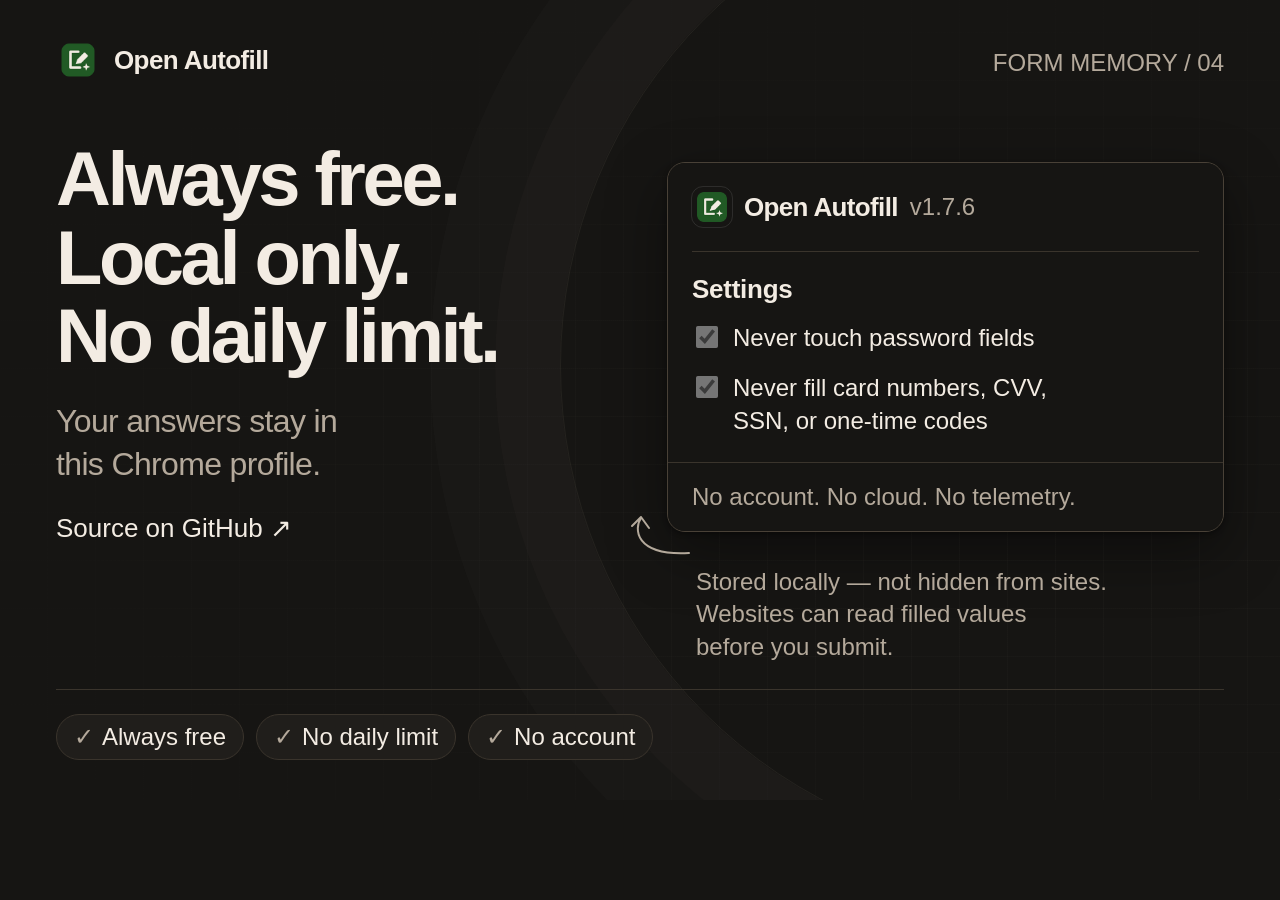
<file: store/screenshots/v2/04-free-and-local.html>
<!doctype html><html lang="en"><head><meta charset="utf-8"><meta name="viewport" content="width=1280"><title>Open Autofill — screenshot 4</title><style>/* Frozen real product stylesheet; presentation overrides follow. */
:root {
  color-scheme: dark;
  --bg: #121110;
  --ink: #f4eee6;
  --muted: #b4a99b;
  --line: #3a342c;
  --card: #1c1a18;
  --field: #161412;
  --accent: #4caf50;
  --danger: #e08a7a;
  font-family: "SF Pro Text", "Segoe UI", system-ui, sans-serif;
  -webkit-font-smoothing: antialiased;
}

* { box-sizing: border-box; }

body {
  margin: 0;
  background: var(--bg);
  color: var(--ink);
}

main {
  max-width: 800px;
  margin: 0 auto;
  padding: 32px 20px 80px;
}

h1 { margin: 0; font-size: 28px; letter-spacing: -0.025em; text-wrap: balance; }
h2 { margin: 0 0 8px; font-size: 16px; letter-spacing: -0.01em; }
p { color: var(--muted); line-height: 1.5; text-wrap: pretty; }
a { color: var(--accent); }
.muted { color: var(--muted); }

.tip-badge {
  display: inline-flex;
  border-radius: 999px;
  transition: filter 120ms, transform 120ms;
}

.tip-badge:hover { filter: brightness(1.12); }
.tip-badge:active { transform: scale(0.97); }
.tip-badge:focus-visible { outline: 2px solid color-mix(in srgb, var(--accent) 75%, white); outline-offset: 3px; }
.tip-badge img { display: block; }

.app-header,
.app-heading,
.title-row {
  display: flex;
  align-items: center;
}

.app-header {
  justify-content: space-between;
  gap: 20px;
  margin-bottom: 20px;
}

.app-header p { margin: 4px 0 0; }
.app-heading { gap: 12px; }
.title-row { gap: 9px; }

.app-heading img {
  border-radius: 11px;
  outline: 1px solid oklch(1 0 0 / 0.1);
}

.version {
  color: var(--muted);
  font-size: 11px;
  font-variant-numeric: tabular-nums;
}

section {
  margin: 16px 0;
  padding: 20px;
  border: 1px solid var(--line);
  border-radius: 16px;
  background: var(--card);
  box-shadow: 0 1px 1px rgb(0 0 0 / 0.22), 0 10px 30px rgb(0 0 0 / 0.08);
}

section > p:first-of-type { margin-top: 0; }

section label {
  display: flex;
  gap: 8px;
  align-items: center;
  min-height: 36px;
  margin: 6px 0;
}

input[type="checkbox"] { accent-color: var(--accent); width: 17px; height: 17px; }

.grid {
  display: grid;
  grid-template-columns: 160px 1fr;
  gap: 8px 12px;
  align-items: center;
}

.grid > label { min-height: 34px; margin: 0; }

input[type="text"],
input[type="email"],
input[type="tel"],
input[type="url"],
textarea {
  width: 100%;
  border: 1px solid var(--line);
  background: var(--field);
  color: var(--ink);
  border-radius: 8px;
  min-height: 40px;
  padding: 8px 10px;
  font: inherit;
  transition-property: border-color, background-color, box-shadow;
  transition-duration: 120ms;
}

input:hover, textarea:hover { border-color: color-mix(in srgb, var(--line) 65%, var(--muted)); }

input:focus, textarea:focus {
  border-color: var(--accent);
  box-shadow: 0 0 0 3px rgb(76 175 80 / 0.1);
}

input:focus-visible,
textarea:focus-visible,
button:focus-visible,
.file:focus-within {
  outline: 2px solid color-mix(in srgb, var(--accent) 75%, white);
  outline-offset: 2px;
}

textarea { font-family: ui-monospace, SFMono-Regular, Menlo, monospace; font-size: 13px; }

.site {
  border: 1px solid var(--line);
  border-radius: 10px;
  padding: 12px;
  margin: 10px 0;
  background: var(--field);
}

.site header {
  display: flex;
  justify-content: space-between;
  align-items: center;
  margin-bottom: 8px;
}

.site ul {
  margin: 0;
  padding-left: 18px;
  color: var(--muted);
  font-size: 13px;
}

.site li + li { margin-top: 4px; }

.override-badge {
  display: inline-flex;
  margin-left: 6px;
  padding: 2px 6px;
  border-radius: 999px;
  background: rgb(76 175 80 / 0.12);
  color: #9bdc9e;
  font-size: 10px;
  font-weight: 650;
  vertical-align: 1px;
}

.row { display: flex; gap: 10px; align-items: center; }

button, .file {
  border: 1px solid var(--line);
  background: var(--field);
  color: var(--ink);
  border-radius: 8px;
  min-height: 40px;
  padding: 9px 12px;
  font: inherit;
  cursor: pointer;
  transition-property: background-color, border-color, color, filter, transform;
  transition-duration: 120ms;
  transition-timing-function: cubic-bezier(0.2, 0, 0, 1);
}

button:hover, .file:hover { filter: brightness(1.08); }
button:active, .file:active { transform: scale(0.96); }

.file { position: relative; }

.file input {
  position: absolute;
  width: 1px;
  height: 1px;
  padding: 0;
  margin: -1px;
  overflow: hidden;
  clip: rect(0, 0, 0, 0);
  white-space: nowrap;
  border: 0;
}

button.danger {
  color: var(--danger);
  background: transparent;
}

@media (max-width: 620px) {
  main { padding-inline: 12px; }
  .app-header { align-items: flex-start; }
  .grid { grid-template-columns: 1fr; }
}

@media (prefers-reduced-motion: reduce) {
  button, .file { transition: none; }
}


html,body{width:1280px;height:800px;margin:0;padding:0;overflow:hidden}
body{color:#f3ece3;background:#161513;font-family:"SF Pro Display","Helvetica Neue",Arial,sans-serif;-webkit-font-smoothing:antialiased}
*{box-sizing:border-box}
.canvas{position:relative;width:1280px;height:800px;overflow:hidden;background:radial-gradient(ellipse at 78% 60%,#29261f00 0%,#161513 78%),repeating-linear-gradient(0deg,transparent 0 47px,#b4a99b09 47px 48px),repeating-linear-gradient(90deg,transparent 0 47px,#b4a99b09 47px 48px),#161513}
.canvas:before{content:"";position:absolute;width:980px;height:980px;left:560px;top:-125px;border:1px solid #b4a99b16;border-radius:50%;box-shadow:0 0 0 65px #b4a99b05,0 0 0 130px #b4a99b04;pointer-events:none}
.brandline{position:absolute;left:56px;top:38px;display:flex;align-items:center;gap:14px;font-size:26px;font-weight:650;letter-spacing:-.6px}
.brandline img{width:44px;height:44px;border-radius:10px}
.edition{position:absolute;right:56px;top:49px;font-size:24px;color:#b4a99b}
h1.headline{font-size:76px;font-weight:730;letter-spacing:-3.5px;line-height:1.035;margin:0;text-wrap:initial;text-transform:none;color:#f3ece3}
.subhead{font-size:32px;line-height:1.35;letter-spacing:-.65px;color:#b4a99b;margin:24px 0 0;text-wrap:initial}
.copy{position:absolute;left:56px;top:156px;width:545px}
.chips{position:absolute;bottom:40px;left:56px;right:56px;display:flex;gap:12px;border-top:1px solid #3a342c;padding-top:24px}
.chip{font-size:24px;color:#f3ece3;padding:8px 17px;border:1px solid #3a342c;border-radius:99px;background:#201e1b}
.chip b{font-weight:500;color:#b4a99b;margin-right:8px}
.card{position:absolute;background:#201e1b;border:1px solid #494137;border-radius:18px;box-shadow:0 20px 60px #0006,0 2px 5px #0005;overflow:hidden}
.browserbar{height:55px;border-bottom:1px solid #3a342c;display:flex;align-items:center;gap:15px;padding:0 24px;color:#b4a99b;font-size:24px;background:#24211e}
.dots{display:flex;gap:6px}.dots i{width:7px;height:7px;background:#70675b;border-radius:50%}
.formbody{padding:24px 28px 28px}
.formtitle{font-size:32px;letter-spacing:-.8px;font-weight:650;margin:0 0 20px;color:#f3ece3}
.demo label{display:block;font-size:24px;color:#b4a99b;margin:14px 0 8px}
.demo input{font-size:28px!important;height:57px;border-radius:8px;padding:10px 15px!important;background:#12110f!important;color:#f3ece3;border:1px solid #3a342c;width:100%;font-family:inherit}
.demo .filled{outline:2px solid #4caf50;outline-offset:1px}
.pair{display:grid;grid-template-columns:1fr 1fr;gap:20px}
.note{position:absolute;font-size:24px;line-height:1.35;color:#b4a99b}
.note.success{color:#8fce7a}
.arrow{position:absolute;overflow:visible;pointer-events:none}
.arrow path{stroke:#b4a99b;stroke-width:2;fill:none;stroke-linecap:round;stroke-linejoin:round}
.kicker{font-size:24px;color:#b4a99b;margin-bottom:13px}
.popup-inner{padding:24px;background:#161513}
.popup-inner .topbar{gap:16px;margin-bottom:18px}
.popup-inner .app-heading{gap:12px}
.popup-inner .app-heading img{width:40px;height:40px}
.popup-inner h1{font-size:26px;white-space:nowrap}
.popup-inner .version{font-size:24px}
.popup-inner .title-row{gap:12px}
.popup-inner .muted,.popup-inner .switch{font-size:24px}
.popup-inner .switch{gap:10px}
.popup-inner input[type=checkbox]{width:22px;height:22px;accent-color:#4caf50}
.popup-inner button{font-size:24px;min-height:58px;padding:10px 13px;white-space:nowrap}
.popup-inner .actions{gap:12px;grid-template-columns:1fr 1.35fr}
.popup-inner h2{font-size:24px;margin-top:25px}
.popup-inner .grid{max-height:none;gap:12px;margin-top:18px}
.popup-inner .field{grid-template-columns:180px 1fr;gap:14px}
.popup-inner .field label{font-size:24px}
.popup-inner .field input{font-size:26px;min-height:56px}
.popup-inner .small{font-size:24px;line-height:1.38;margin-top:9px}
.labelpill{display:inline-block;font-size:24px;color:#b4a99b;padding:8px 15px;border:1px solid #3a342c;border-radius:99px;background:#161513}

.safety{margin:24px 0 0;padding:22px 0 0;border:0;border-top:1px solid #3a342c;border-radius:0;background:transparent;box-shadow:none}.safety h2{font-size:26px;margin:0 0 16px;text-transform:none;color:#f3ece3}.safety label{display:flex;align-items:flex-start;gap:12px;font-size:24px;line-height:1.4;margin:16px 0 0;min-height:0}.safety input[type=checkbox]{accent-color:#b4a99b;flex-shrink:0;margin-top:5px}.trustfoot{padding:20px 24px;border-top:1px solid #3a342c;font-size:24px;color:#b4a99b;background:#161513}main.canvas{max-width:none;margin:0;padding:0}</style></head><body><main class="canvas"><div class="brandline"><img src="[data-uri]" alt="">Open Autofill</div><div class="edition">FORM MEMORY / 04</div><div class="copy" style="top:140px;width:560px"><h1 class="headline">Always free.<br>Local only.<br>No daily limit.</h1><p class="subhead">Your answers stay in<br>this Chrome profile.</p><div style="margin-top:27px;font-size:26px;color:#f3ece3">Source on GitHub ↗</div></div><div class="card" style="left:667px;top:162px;width:557px"><div class="popup-inner"><header class="app-header"><div class="app-heading"><img src="[data-uri]" width="40" height="40" alt=""><div class="title-row"><h1>Open Autofill</h1><span class="version">v1.7.6</span></div></div></header><section class="safety"><h2>Settings</h2><label><input type="checkbox" checked disabled>Never touch password fields</label><label><input type="checkbox" checked disabled>Never fill card numbers, CVV,<br>SSN, or one-time codes</label></section></div><div class="trustfoot">No account. No cloud. No telemetry.</div></div><div class="note" style="left:696px;top:566px;width:491px">Stored locally — not hidden from sites.<br>Websites can read filled values<br>before you submit.</div><svg class="arrow" style="left:632px;top:516px" width="60" height="42" viewBox="0 0 60 42"><path d="M 57 37 C 2 40 2 12 9 2 M 0 10 L 9 1 L 17 12"/></svg><div class="chips"><span class="chip"><b>✓</b>Always free</span><span class="chip"><b>✓</b>No daily limit</span><span class="chip"><b>✓</b>No account</span></div></main></body></html>
</file>
<file: src/options.css>
:root {
  color-scheme: dark;
  --bg: #121110;
  --ink: #f4eee6;
  --muted: #b4a99b;
  --line: #3a342c;
  --card: #1c1a18;
  --field: #161412;
  --accent: #4caf50;
  --danger: #e08a7a;
  font-family: "SF Pro Text", "Segoe UI", system-ui, sans-serif;
  -webkit-font-smoothing: antialiased;
}

* { box-sizing: border-box; }

body {
  margin: 0;
  background: var(--bg);
  color: var(--ink);
}

main {
  max-width: 800px;
  margin: 0 auto;
  padding: 32px 20px 80px;
}

h1 { margin: 0; font-size: 28px; letter-spacing: -0.025em; text-wrap: balance; }
h2 { margin: 0 0 8px; font-size: 16px; letter-spacing: -0.01em; }
p { color: var(--muted); line-height: 1.5; text-wrap: pretty; }
a { color: var(--accent); }
.muted { color: var(--muted); }

.tip-badge {
  display: inline-flex;
  border-radius: 999px;
  transition: filter 120ms, transform 120ms;
}

.tip-badge:hover { filter: brightness(1.12); }
.tip-badge:active { transform: scale(0.97); }
.tip-badge:focus-visible { outline: 2px solid color-mix(in srgb, var(--accent) 75%, white); outline-offset: 3px; }
.tip-badge img { display: block; }

.app-header,
.app-heading,
.title-row {
  display: flex;
  align-items: center;
}

.app-header {
  justify-content: space-between;
  gap: 20px;
  margin-bottom: 20px;
}

.app-header p { margin: 4px 0 0; }
.app-heading { gap: 12px; }
.title-row { gap: 9px; }

.app-heading img {
  border-radius: 11px;
  outline: 1px solid oklch(1 0 0 / 0.1);
}

.version {
  color: var(--muted);
  font-size: 11px;
  font-variant-numeric: tabular-nums;
}

section {
  margin: 16px 0;
  padding: 20px;
  border: 1px solid var(--line);
  border-radius: 16px;
  background: var(--card);
  box-shadow: 0 1px 1px rgb(0 0 0 / 0.22), 0 10px 30px rgb(0 0 0 / 0.08);
}

section > p:first-of-type { margin-top: 0; }

section label {
  display: flex;
  gap: 8px;
  align-items: center;
  min-height: 36px;
  margin: 6px 0;
}

input[type="checkbox"] { accent-color: var(--accent); width: 17px; height: 17px; }

.grid {
  display: grid;
  grid-template-columns: 160px 1fr;
  gap: 8px 12px;
  align-items: center;
}

.grid > label { min-height: 34px; margin: 0; }

input[type="text"],
input[type="email"],
input[type="tel"],
input[type="url"],
textarea {
  width: 100%;
  border: 1px solid var(--line);
  background: var(--field);
  color: var(--ink);
  border-radius: 8px;
  min-height: 40px;
  padding: 8px 10px;
  font: inherit;
  transition-property: border-color, background-color, box-shadow;
  transition-duration: 120ms;
}

input:hover, textarea:hover { border-color: color-mix(in srgb, var(--line) 65%, var(--muted)); }

input:focus, textarea:focus {
  border-color: var(--accent);
  box-shadow: 0 0 0 3px rgb(76 175 80 / 0.1);
}

input:focus-visible,
textarea:focus-visible,
button:focus-visible,
.file:focus-within {
  outline: 2px solid color-mix(in srgb, var(--accent) 75%, white);
  outline-offset: 2px;
}

textarea { font-family: ui-monospace, SFMono-Regular, Menlo, monospace; font-size: 13px; }

.site {
  border: 1px solid var(--line);
  border-radius: 10px;
  padding: 12px;
  margin: 10px 0;
  background: var(--field);
}

.site header {
  display: flex;
  justify-content: space-between;
  align-items: center;
  margin-bottom: 8px;
}

.site ul {
  margin: 0;
  padding-left: 18px;
  color: var(--muted);
  font-size: 13px;
}

.site li + li { margin-top: 4px; }

.override-badge {
  display: inline-flex;
  margin-left: 6px;
  padding: 2px 6px;
  border-radius: 999px;
  background: rgb(76 175 80 / 0.12);
  color: #9bdc9e;
  font-size: 10px;
  font-weight: 650;
  vertical-align: 1px;
}

.row { display: flex; gap: 10px; align-items: center; }

button, .file {
  border: 1px solid var(--line);
  background: var(--field);
  color: var(--ink);
  border-radius: 8px;
  min-height: 40px;
  padding: 9px 12px;
  font: inherit;
  cursor: pointer;
  transition-property: background-color, border-color, color, filter, transform;
  transition-duration: 120ms;
  transition-timing-function: cubic-bezier(0.2, 0, 0, 1);
}

button:hover, .file:hover { filter: brightness(1.08); }
button:active, .file:active { transform: scale(0.96); }

.file { position: relative; }

.file input {
  position: absolute;
  width: 1px;
  height: 1px;
  padding: 0;
  margin: -1px;
  overflow: hidden;
  clip: rect(0, 0, 0, 0);
  white-space: nowrap;
  border: 0;
}

button.danger {
  color: var(--danger);
  background: transparent;
}

@media (max-width: 620px) {
  main { padding-inline: 12px; }
  .app-header { align-items: flex-start; }
  .grid { grid-template-columns: 1fr; }
}

@media (prefers-reduced-motion: reduce) {
  button, .file { transition: none; }
}
</file>
<file: src/popup.css>
:root {
  color-scheme: dark;
  --bg: #161513;
  --card: #201e1b;
  --field: #12110f;
  --ink: #f3ece3;
  --muted: #b4a99b;
  --line: #3a342c;
  --accent: #4caf50;
  --accent-ink: #0f2412;
  --ok: #8fce7a;
  --danger: #e08a7a;
  font-family: "SF Pro Text", "Segoe UI", system-ui, sans-serif;
  -webkit-font-smoothing: antialiased;
}

* { box-sizing: border-box; }

body {
  margin: 0;
  width: 380px;
  background: var(--bg);
  color: var(--ink);
  padding: 16px;
}

.topbar {
  display: flex;
  justify-content: space-between;
  align-items: center;
  gap: 12px;
  margin-bottom: 14px;
}

.app-heading,
.title-row {
  display: flex;
  align-items: center;
}

.app-heading { gap: 10px; min-width: 0; }

.app-heading img {
  border-radius: 8px;
  outline: 1px solid oklch(1 0 0 / 0.1);
}

.title-row { gap: 7px; }

.version {
  color: var(--muted);
  font-size: 10px;
  font-variant-numeric: tabular-nums;
}

h1 {
  font-size: 17px;
  margin: 0 0 2px;
  letter-spacing: -0.015em;
  text-wrap: balance;
}

h2 {
  font-size: 12px;
  text-transform: uppercase;
  letter-spacing: 0.06em;
  color: var(--muted);
  margin: 14px 0 6px;
}

.muted { color: var(--muted); margin: 0; }
.small { font-size: 12px; line-height: 1.45; text-wrap: pretty; }

.consent {
  margin: 0 0 12px;
  padding: 12px;
  border: 1px solid var(--line);
  border-radius: 10px;
  background: var(--card);
}

.consent .primary { width: 100%; margin-top: 10px; }

.switch {
  display: flex;
  align-items: center;
  gap: 6px;
  min-height: 40px;
  font-size: 12px;
  color: var(--muted);
  white-space: nowrap;
}

.switch input { accent-color: var(--accent); }

.actions {
  display: grid;
  grid-template-columns: 1fr 1fr;
  gap: 8px;
  margin-bottom: 2px;
}

button {
  border: 1px solid var(--line);
  background: var(--card);
  color: var(--ink);
  border-radius: 8px;
  min-height: 40px;
  padding: 9px 11px;
  font: inherit;
  font-size: 13px;
  cursor: pointer;
  transition-property: background-color, border-color, color, filter, transform;
  transition-duration: 120ms;
  transition-timing-function: cubic-bezier(0.2, 0, 0, 1);
}

button.primary {
  background: var(--accent);
  color: var(--accent-ink);
  border-color: transparent;
  font-weight: 650;
  box-shadow: 0 1px 1px rgb(0 0 0 / 0.24), 0 4px 12px rgb(76 175 80 / 0.12);
}

button.ghost {
  background: transparent;
  border-color: transparent;
  color: var(--muted);
  min-height: 40px;
  padding: 7px 4px;
}

button:hover { filter: brightness(1.08); }
button:active { transform: scale(0.96); }

button:focus-visible,
input:focus-visible {
  outline: 2px solid color-mix(in srgb, var(--accent) 75%, white);
  outline-offset: 2px;
}

.status {
  margin: 10px 0 0;
  padding: 8px 10px;
  border-radius: 8px;
  background: color-mix(in srgb, var(--ok) 9%, transparent);
  font-size: 12px;
  color: var(--ok);
}

.status.err {
  color: var(--danger);
  background: color-mix(in srgb, var(--danger) 9%, transparent);
}

.grid {
  display: grid;
  gap: 8px;
  max-height: 280px;
  overflow: auto;
  margin-top: 9px;
  padding-right: 3px;
}

.field {
  display: grid;
  grid-template-columns: 92px 1fr;
  gap: 8px;
  align-items: center;
}

.field label {
  font-size: 11px;
  color: var(--muted);
}

input[type="text"],
input[type="email"],
input[type="tel"],
input[type="url"] {
  width: 100%;
  border: 1px solid var(--line);
  background: var(--field);
  color: var(--ink);
  border-radius: 6px;
  min-height: 34px;
  padding: 7px 9px;
  font: inherit;
  font-size: 12px;
  transition-property: border-color, background-color, box-shadow;
  transition-duration: 120ms;
}

input:hover { border-color: color-mix(in srgb, var(--line) 65%, var(--muted)); }

input:focus {
  border-color: var(--accent);
  box-shadow: 0 0 0 3px rgb(76 175 80 / 0.1);
}

footer {
  display: flex;
  justify-content: space-between;
  margin-top: 12px;
  border-top: 1px solid var(--line);
  padding-top: 8px;
}

@media (prefers-reduced-motion: reduce) {
  button { transition: none; }
}
</file>
